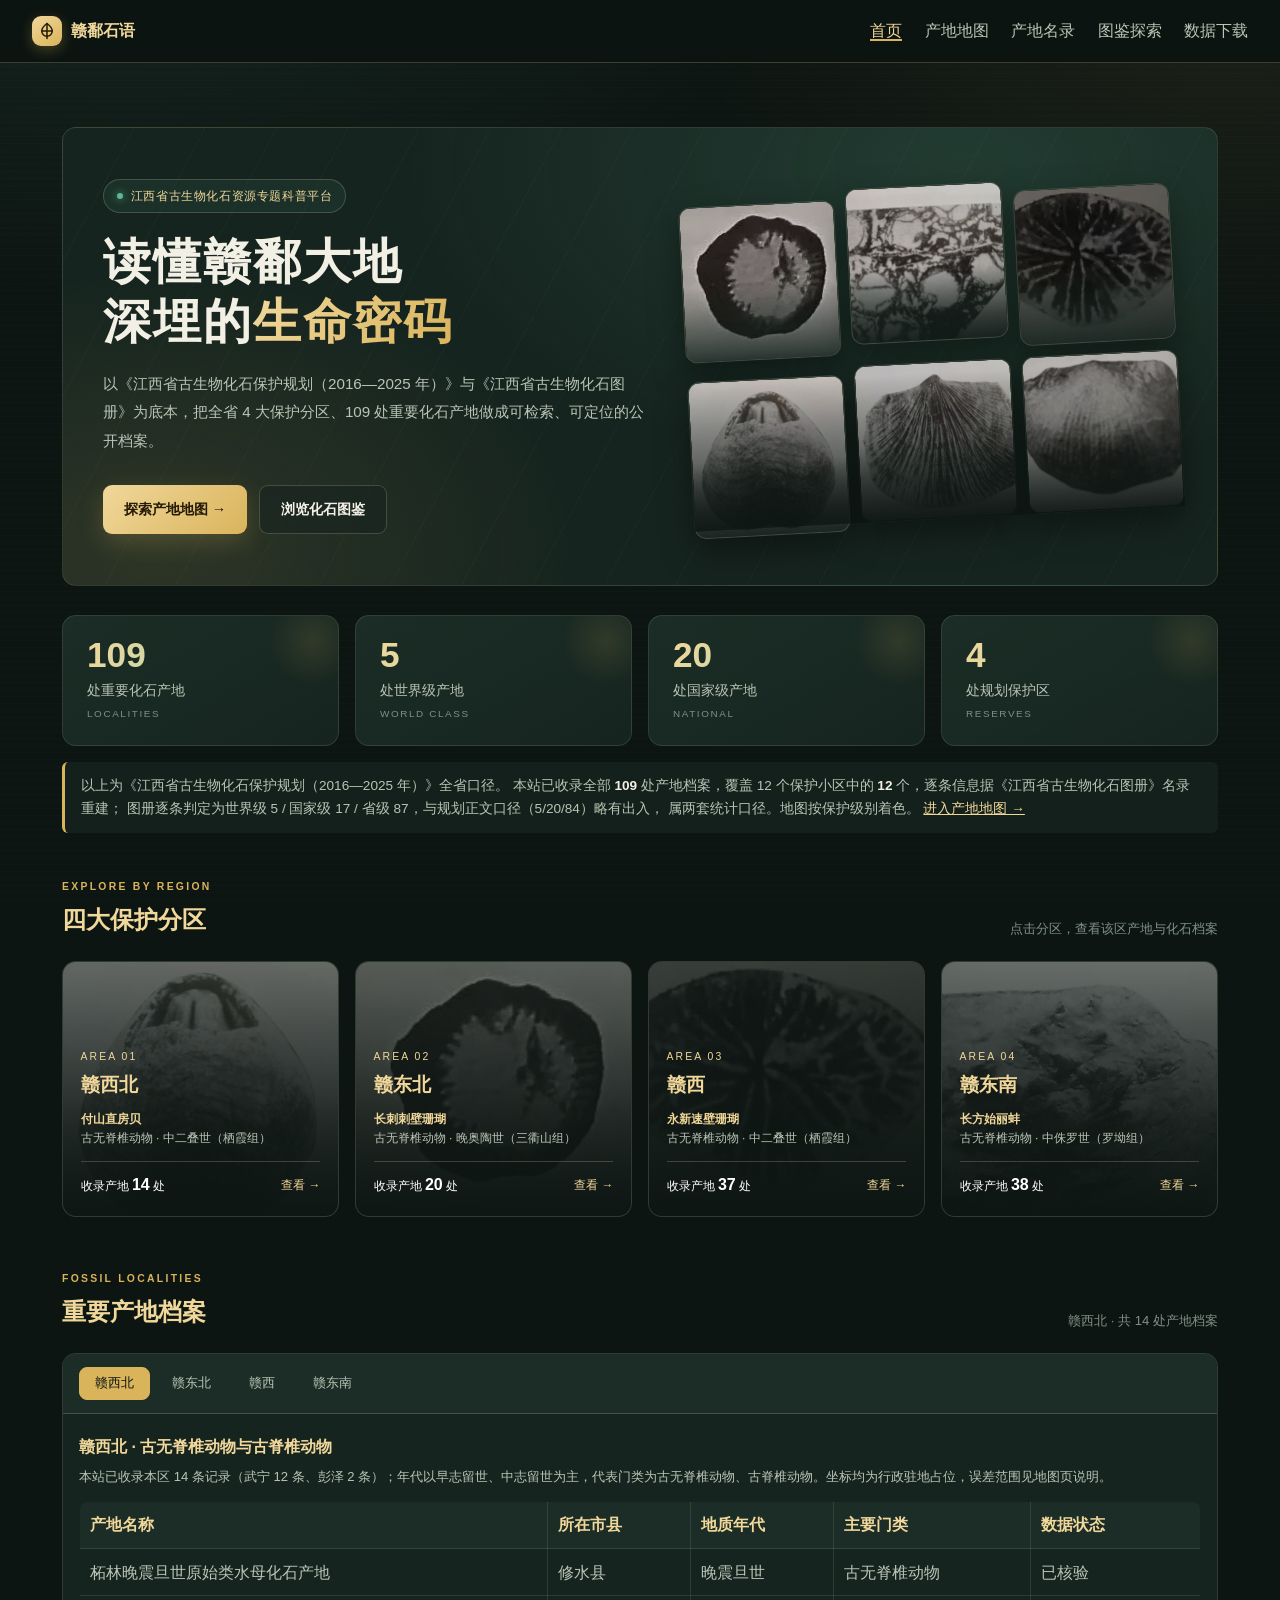
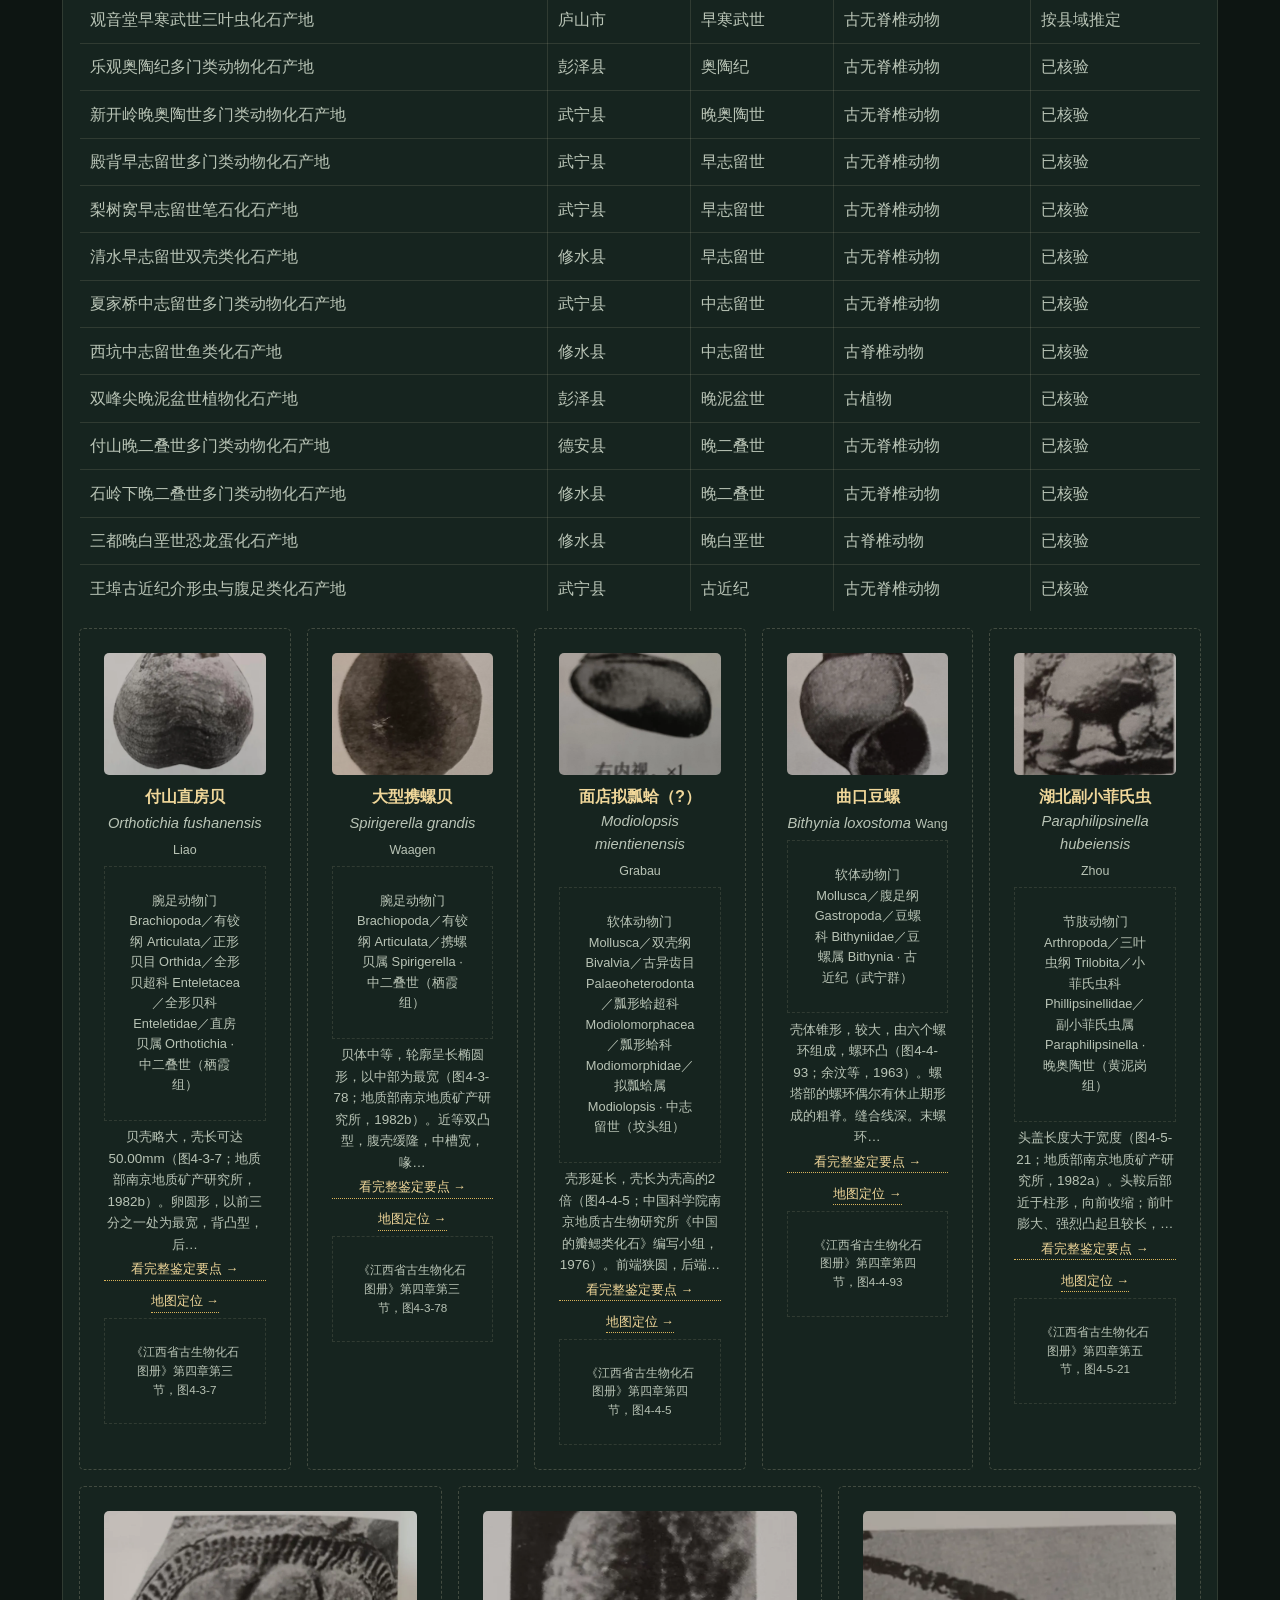
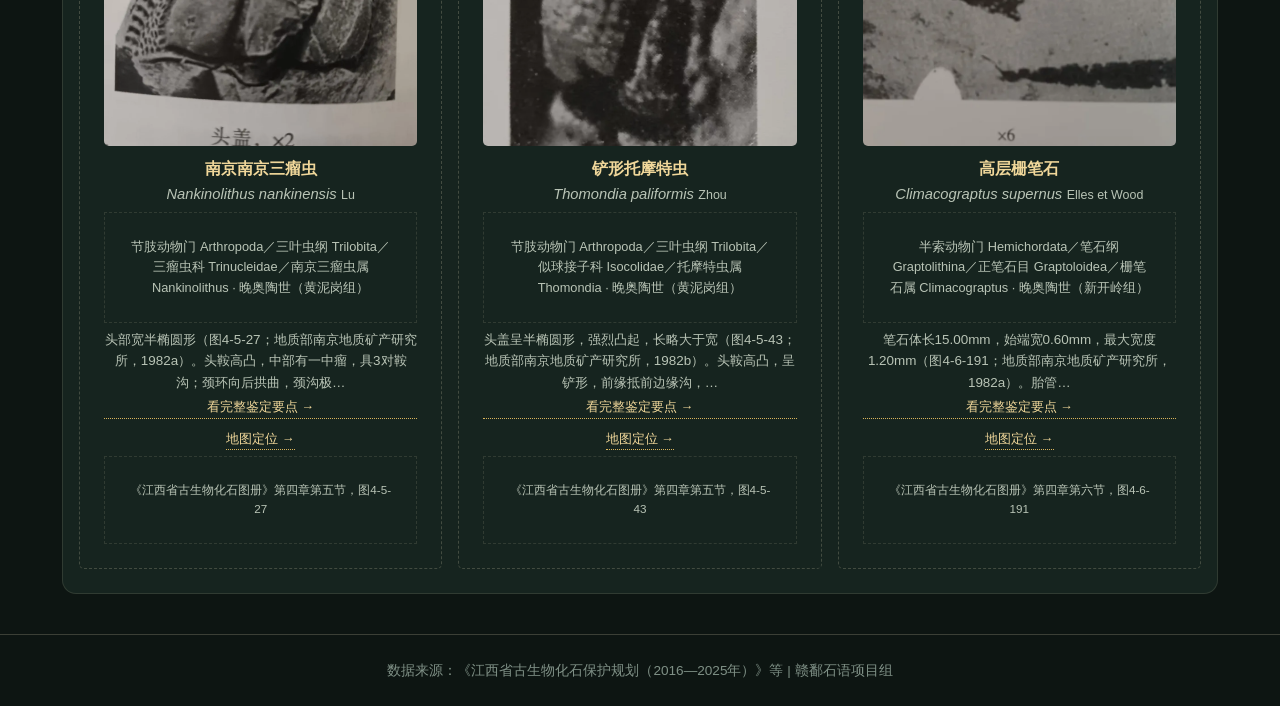
<file: index.html>
<!DOCTYPE html>
<html lang="zh-CN">
<head>
  <meta charset="UTF-8">
  <meta name="viewport" content="width=device-width, initial-scale=1.0">
  <title>赣鄱石语 - 江西省古生物化石资源专题科普平台</title>
  <link rel="stylesheet" href="css/style.css">
</head>
<body class="page-home">

  <header>
    <nav>
      <a class="logo" href="index.html">
        <span class="logo-mark" aria-hidden="true">
          <svg viewBox="0 0 24 24" fill="none" stroke="currentColor" stroke-width="2" stroke-linecap="round" stroke-linejoin="round">
            <path d="M12 2c4 3 7 6 7 10a7 7 0 0 1-14 0c0-4 3-7 7-10z"/><path d="M5 12h14M12 2v20"/>
          </svg>
        </span>
        <span>赣鄱石语</span>
      </a>
      <ul>
        <li><a href="index.html" class="active">首页</a></li>
        <li><a href="map.html">产地地图</a></li>
        <li><a href="list.html">产地名录</a></li>
        <li><a href="atlas.html">图鉴探索</a></li>
        <li><a href="download.html">数据下载</a></li>
      </ul>
    </nav>
  </header>

  <main>

    <!-- ① Hero：版式取自首页改版样张，文案保留本站原有口径 -->
    <section class="hero home-hero">
      <div class="hero-inner">
        <div class="hero-copy">
          <span class="hero-badge"><i></i> 江西省古生物化石资源专题科普平台</span>
          <h1>读懂赣鄱大地<br>深埋的<span class="hl">生命密码</span></h1>
          <p class="sub">以《江西省古生物化石保护规划（2016—2025 年）》与《江西省古生物化石图册》为底本，把全省 4 大保护分区、109 处重要化石产地做成可检索、可定位的公开档案。</p>
          <div class="hero-actions">
            <a class="btn primary" href="map.html">探索产地地图 →</a>
            <a class="btn ghost" href="atlas.html">浏览化石图鉴</a>
          </div>
        </div>
        <!-- 六张真实标本照由下方脚本从图鉴数据填充；先放骨架块，避免数据到达时双栏突然撑开 -->
        <div class="hero-gallery" id="heroGallery" aria-label="化石标本图">
          <div class="skeleton"></div><div class="skeleton"></div><div class="skeleton"></div>
          <div class="skeleton"></div><div class="skeleton"></div><div class="skeleton"></div>
        </div>
      </div>
    </section>

    <!-- ② 数据速览条：四个数字来自《保护规划（2016—2025年）》全省口径 -->
    <section class="stats home-stats">
      <div class="stat-card"><strong>109</strong><span>处重要化石产地</span><em>LOCALITIES</em></div>
      <div class="stat-card"><strong>5</strong><span>处世界级产地</span><em>WORLD CLASS</em></div>
      <div class="stat-card"><strong>20</strong><span>处国家级产地</span><em>NATIONAL</em></div>
      <div class="stat-card"><strong>4</strong><span>处规划保护区</span><em>RESERVES</em></div>
    </section>
    <!-- 口径必须写在这里：四个数字是全省规划口径，本站收录与图册判定口径需分别注明 -->
    <p class="stat-note">以上为《江西省古生物化石保护规划（2016—2025 年）》全省口径。
      本站已收录全部 <strong id="stat-total">—</strong> 处产地档案，覆盖 12 个保护小区中的
      <strong id="stat-zones">—</strong> 个，逐条信息据《江西省古生物化石图册》名录重建；
      图册逐条判定为世界级 5 / 国家级 17 / 省级 87，与规划正文口径（5/20/84）略有出入，
      属两套统计口径。地图按保护级别着色。
      <a href="map.html">进入产地地图 →</a></p>

    <!-- ③ 四大保护分区图片卡：代表化石与收录条数由真实数据填充 -->
    <section class="home-section" id="areas">
      <div class="sec-head">
        <div><small>EXPLORE BY REGION</small><h2>四大保护分区</h2></div>
        <p>点击分区，查看该区产地与化石档案</p>
      </div>
      <div class="area-grid" id="areaGrid"></div>
    </section>

    <!-- ④ 分区页签表格：四个 section[data-region] 仍由 js/main.js 渲染，一条数据都不写死 -->
    <section class="home-section" id="table">
      <div class="sec-head">
        <div><small>FOSSIL LOCALITIES</small><h2>重要产地档案</h2></div>
        <p id="tableNote">四大分区 · 共 109 处产地档案</p>
      </div>
      <div class="table-card">
        <div class="table-tabs" id="tableTabs" role="tablist" aria-label="按保护分区查看产地"></div>
        <div class="region-panes">
          <section id="region-nw" class="region-block" data-region="赣西北">
            <h2>赣西北</h2>
            <p class="region-lead">正在载入…</p>
            <table class="table-placeholder">
              <thead><tr><th>产地名称</th><th>所在市县</th><th>地质年代</th><th>主要门类</th><th>数据状态</th></tr></thead>
              <tbody></tbody>
            </table>
            <div class="species-cards"></div>
          </section>

          <section id="region-ne" class="region-block" data-region="赣东北" hidden>
            <h2>赣东北</h2>
            <p class="region-lead">正在载入…</p>
            <table class="table-placeholder">
              <thead><tr><th>产地名称</th><th>所在市县</th><th>地质年代</th><th>主要门类</th><th>数据状态</th></tr></thead>
              <tbody></tbody>
            </table>
            <div class="species-cards"></div>
          </section>

          <section id="region-w" class="region-block" data-region="赣西" hidden>
            <h2>赣西</h2>
            <p class="region-lead">正在载入…</p>
            <table class="table-placeholder">
              <thead><tr><th>产地名称</th><th>所在市县</th><th>地质年代</th><th>主要门类</th><th>数据状态</th></tr></thead>
              <tbody></tbody>
            </table>
            <div class="species-cards"></div>
          </section>

          <section id="region-se" class="region-block" data-region="赣东南" hidden>
            <h2>赣东南</h2>
            <p class="region-lead">正在载入…</p>
            <table class="table-placeholder">
              <thead><tr><th>产地名称</th><th>所在市县</th><th>地质年代</th><th>主要门类</th><th>数据状态</th></tr></thead>
              <tbody></tbody>
            </table>
            <div class="species-cards"></div>
          </section>
        </div>
      </div>
    </section>

  </main>

  <footer>
    <p>数据来源：《江西省古生物化石保护规划（2016—2025年）》等 | 赣鄱石语项目组</p>
  </footer>

  <!-- fields.js 必须最先加载：main.js 的字段别名全来自它 -->
  <script src="js/fields.js"></script>
  <!-- species.js：图鉴渲染层，无数据时自动回退到门类聚合（独立于 leaflet） -->
  <script src="js/species.js"></script>
  <script src="js/main.js"></script>

  <!-- 首页版式的装饰与页签交互：只依赖已加载的数据，不改动 main.js 的渲染逻辑 -->
  <script>
  (function () {
    'use strict';
    var ORDER = ['赣西北', '赣东北', '赣西', '赣东南'];
    var IDS = { '赣西北': 'region-nw', '赣东北': 'region-ne', '赣西': 'region-w', '赣东南': 'region-se' };
    var $ = function (id) { return document.getElementById(id); };
    function esc(s) {
      return String(s == null ? '' : s).replace(/&/g, '&amp;').replace(/</g, '&lt;')
        .replace(/>/g, '&gt;').replace(/"/g, '&quot;');
    }
    function pick(o, keys) {
      for (var i = 0; i < keys.length; i++) {
        var v = o && o[keys[i]];
        if (v !== undefined && v !== null && String(v).trim()) return String(v).trim();
      }
      return '';
    }
    function area(v) { return String(v || '').replace(/大区|\s/g, ''); }
    function imgOf(sp) {
      return (Array.isArray(sp.images) && sp.images[0]) ? sp.images[0] : pick(sp, ['image', '图片', '照片']);
    }
    /* 首页专用：把图册截图上的「横切面 ×N」文字裁掉的干净副本。
       白名单外的图片（如日后新增物种）仍用原图，不会出现 404。 */
    var CLEAN = { '010_1': 1, '011_1': 1, '015_1': 1, '022_1': 1, '026_1': 1, '027_1': 1, '046_1': 1 };
    function homeImg(u) {
      var m = String(u || '').match(/^(.*\/)?(\d+_\d+)\.webp$/);
      return (m && CLEAN[m[2]]) ? (m[1] || '') + 'home/' + m[2] + '.webp' : u;
    }
    function nameOf(sp) {
      return pick(sp, ['cn_name', '中文名', '中名']) ||
             [pick(sp, ['genus', '属名']), pick(sp, ['species', '种加词'])].filter(Boolean).join(' ') ||
             pick(sp, ['classification', '分类位置']) || '代表化石';
    }
    function speciesNow() {
      var api = window.GBSYSpecies;
      return (api && api.get) ? (api.get() || []) : [];
    }

    /* 图鉴数据在线时异步到达：到达后再补一次图与代表化石名 */
    function whenSpecies(cb) {
      var sp = speciesNow();
      if (sp.length) { cb(sp); return; }
      document.addEventListener('gbsy:species', function handler() {
        document.removeEventListener('gbsy:species', handler);
        cb(speciesNow());
      });
    }

    whenSpecies(function (sp) {
      var imgs = sp.filter(imgOf).slice(0, 6).map(function (s) { return homeImg(imgOf(s)); });
      if (!imgs.length) {
        $('heroGallery').innerHTML = '';
        $('heroGallery').className = 'hero-gallery no-img';
        return;
      }
      $('heroGallery').innerHTML = imgs.map(function (u) {
        return '<div><img src="' + esc(u) + '" alt="化石标本" loading="lazy"></div>';
      }).join('');
    });

    /* 站点数据：离线版已内联，在线版与 main.js 并行读取一次 */
    var siteSrc = window.SITES_DATA ? Promise.resolve(window.SITES_DATA)
      : (typeof fetch === 'function'
          ? fetch('./data/sites.json').then(function (r) { return r.ok ? r.json() : []; }).catch(function () { return []; })
          : Promise.resolve([]));

    var current = ORDER[0];
    function activate(a) {
      current = a;
      ORDER.forEach(function (x) {
        var sec = $(IDS[x]);
        if (sec) sec.hidden = (x !== a);
      });
      Array.prototype.forEach.call($('tableTabs').querySelectorAll('button'), function (b) {
        var on = b.getAttribute('data-area') === a;
        b.className = on ? 'on' : '';
        b.setAttribute('aria-selected', on ? 'true' : 'false');
      });
      var rows = document.querySelectorAll('#' + IDS[a] + ' tbody tr').length;
      $('tableNote').textContent = a + ' · 共 ' + rows + ' 处产地档案';
    }

    siteSrc.then(function (raw) {
      var sites = Array.isArray(raw) ? raw : ((raw && (raw.sites || raw.data)) || []);
      $('tableTabs').innerHTML = ORDER.map(function (a) {
        return '<button type="button" role="tab" data-area="' + esc(a) + '">' + esc(a) + '</button>';
      }).join('');
      Array.prototype.forEach.call($('tableTabs').querySelectorAll('button'), function (b) {
        b.onclick = function () { activate(b.getAttribute('data-area')); };
      });
      activate(current);

      whenSpecies(function (sp) {
        var rep = {};
        sp.forEach(function (item) {
          var a = area(pick(item, ['region', '保护分区', '大区']));
          if (ORDER.indexOf(a) > -1 && !rep[a] && imgOf(item)) rep[a] = item;
        });
        $('areaGrid').innerHTML = ORDER.map(function (a, i) {
          var n = sites.filter(function (r) { return area(pick(r, ['region', '大区'])) === a; }).length;
          var item = rep[a];
          var photo = item
            ? '<img src="' + esc(homeImg(imgOf(item))) + '" alt="' + esc(nameOf(item)) + '" loading="lazy">'
            : '';
          var info = item
            ? '<b>' + esc(nameOf(item)) + '</b><br>' + esc(pick(item, ['taxa', '门类'])) + ' · ' + esc(pick(item, ['age', '地质年代']))
            : '代表化石整理中';
          return '<a class="area-card" href="#' + IDS[a] + '" data-area="' + esc(a) + '">' +
            '<div class="ph">' + photo + '</div><div class="body">' +
            '<div class="idx">AREA 0' + (i + 1) + '</div><h3>' + esc(a) + '</h3>' +
            '<div class="rep">' + info + '</div>' +
            '<div class="meta"><span>收录产地 <span class="num">' + n + '</span> 处</span>' +
            '<span class="go">查看 →</span></div></div></a>';
        }).join('');
      });
    });

    $('areaGrid').addEventListener('click', function (e) {
      var card = e.target.closest ? e.target.closest('.area-card') : null;
      if (!card) return;
      /* 阻止 a[href="#region-…"] 的默认跳转：否则与这里的平滑滚动叠加，会出现二次跳动。
         scrollIntoView 会自动遵守全局 section[id] 的 scroll-margin-top，桌面/手机留白都合适。 */
      e.preventDefault();
      var a = card.getAttribute('data-area');
      if (a) activate(a);
      var sec = a && $(IDS[a]);
      if (sec) sec.scrollIntoView({ behavior: 'smooth', block: 'start' });
    });
  })();
  </script>
</body>
</html>
</file>
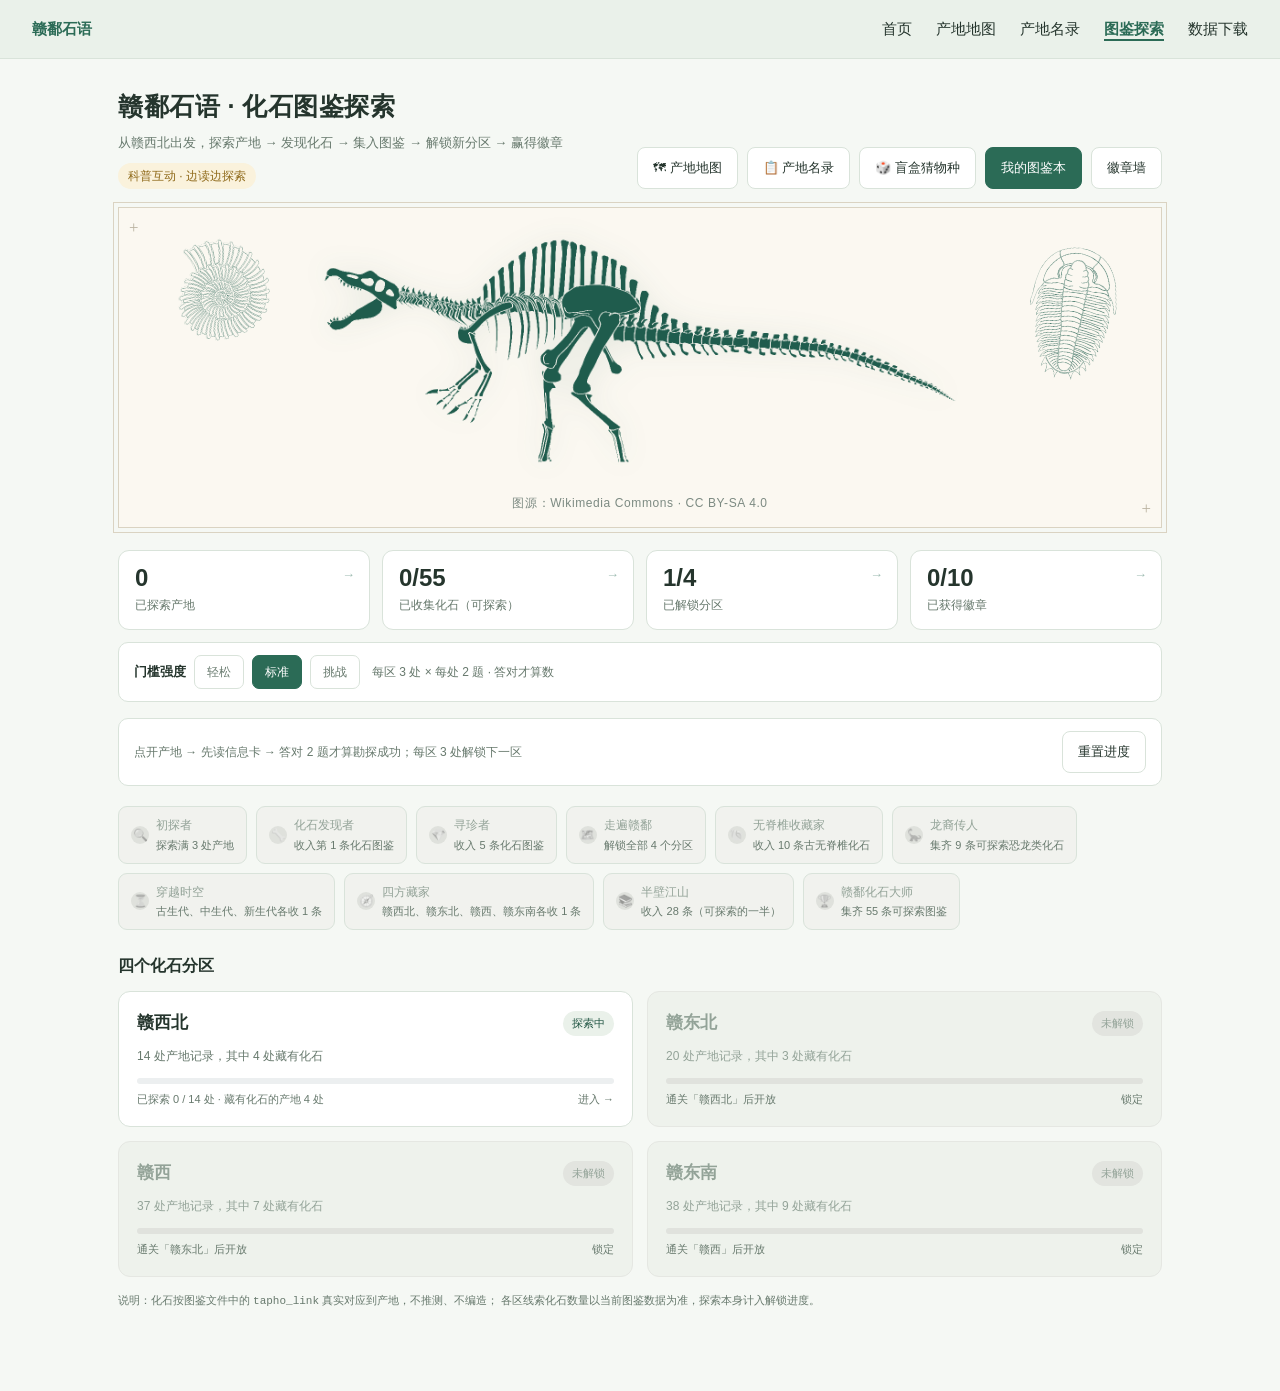
<file: atlas.html>
<!DOCTYPE html>
<html lang="zh-CN">
<head>
<meta charset="utf-8">
<meta name="viewport" content="width=device-width, initial-scale=1">
<title>赣鄱石语 · 化石图鉴探索</title>
<style>
  :root{--ink:#25352d;--muted:#67796d;--line:#d9e3da;--paper:#f5f8f4;--card:#fff;
    --green:#2b6b56;--green-d:#1f5442;--green-l:#eaf1ea;
    --amber:#8f6a1a;--amber-l:#faf2dc;--purple:#6a5aa8;--purple-l:#efeefa;
    --lock:#93a398;--lock-bg:#eef2ec;--shadow:0 6px 22px rgba(31,92,77,.10)}
  *{box-sizing:border-box}
  /* 与主站一致的导航（沿用主站色板变量，保证换肤同步） */
  :root{--c-primary:#2b6b56;--c-text:#25352d;--c-bg:#f5f8f4;--c-surface:#eaf1ea;--c-border:#d9e3da}
  /* 导航吸顶：只作用于顶层的导航 header；.wrap>header 是页内标题区，不能跟着 sticky */
  body > header{position:sticky;top:0;z-index:10;background:var(--c-surface)}
  header nav{display:flex;justify-content:space-between;align-items:center;
    padding:1rem 2rem;border-bottom:1px solid var(--c-border);background:var(--c-surface)}
  nav .logo{font-weight:bold;color:var(--c-primary);text-decoration:none}
  /* 清零 ul 默认 padding/margin：主站靠全局 *{margin:0;padding:0} 已清掉，
     本页没有全局重置，若不单独清零，ul 会保留浏览器默认 padding-left:40px
     + 上下 1em 外边距，导致导航菜单右移、比其它页"宽"。 */
  nav ul{display:flex;gap:1.5rem;list-style:none;flex-wrap:wrap;margin:0;padding:0}
  nav a{text-decoration:none;color:var(--c-text)}
  nav a.active{color:var(--c-primary);font-weight:600;
    border-bottom:2px solid var(--c-primary);padding-bottom:2px}
  body{margin:0;background:var(--c-bg);color:var(--c-text);
    font-family:"Microsoft YaHei","PingFang SC",sans-serif;font-size:15px;line-height:1.7}
  .wrap{max-width:1080px;margin:0 auto;padding:26px 18px 70px}
  /* 只让 .wrap 内的「标题区」header 用 flex 并排（标题 + 按钮）。
     不能写成全局 header{display:flex}——那会把外层装导航的 header 也变成 flex 容器，
     nav 收缩成内容宽度，浅灰背景只铺左边一截，与主站其它页不一致。 */
  .wrap > header{display:flex;flex-wrap:wrap;gap:16px;align-items:flex-end;justify-content:space-between}
  header h1{margin:0 0 5px;font-size:25px;font-weight:600;letter-spacing:.5px}
  header p{margin:0;color:var(--muted);font-size:13px}
  .tag{display:inline-block;margin-top:9px;padding:3px 10px;border-radius:20px;
    background:var(--amber-l);color:var(--amber);font-size:12px}
  .topbtns{display:flex;gap:9px;flex-wrap:wrap}
  .btn{font:inherit;font-size:13px;padding:9px 15px;border-radius:8px;cursor:pointer;
    border:1px solid var(--line);background:#fff;color:var(--ink)}
  .btn:hover{border-color:var(--green)}
  a.btn{text-decoration:none;display:inline-block}
  .btn.primary{background:var(--green);color:#fff;border-color:var(--green)}
  .btn.primary:hover{background:var(--green-d)}
  .btn:disabled{opacity:.5;cursor:not-allowed}
  .hud{display:grid;grid-template-columns:repeat(4,1fr);gap:12px;margin:22px 0 12px}
  @media(max-width:680px){.hud{grid-template-columns:repeat(2,1fr)}}
  /* 统计项做成入口：数字仍醒目，但整块可点、有 hover 与键盘焦点反馈 */
  .stat{position:relative;background:var(--card);border:1px solid var(--line);
    border-radius:11px;padding:14px 16px;text-align:left;font:inherit;color:inherit;
    cursor:pointer;transition:.15s}
  .stat:hover{transform:translateY(-2px);box-shadow:var(--shadow);border-color:var(--green)}
  .stat:focus-visible{outline:2px solid var(--green);outline-offset:2px}
  .stat .n{font-size:24px;font-weight:600;line-height:1.1}
  .stat .l{font-size:12px;color:var(--muted);margin-top:3px}
  .stat .go{position:absolute;right:14px;top:13px;font-size:13px;color:var(--green);opacity:.45}
  .stat:hover .go{opacity:1}
  h2.sec,#areaGrid{scroll-margin-top:80px}
  .bar{display:flex;flex-wrap:wrap;gap:9px;align-items:center;margin:12px 0 20px;
    padding:12px 15px;background:var(--card);border:1px solid var(--line);border-radius:10px}
  .bar label{display:flex;align-items:center;gap:7px;font-size:13px;cursor:pointer}
  .bar .spacer{flex:1}
  .bar .hint{font-size:12px;color:var(--muted)}
  .badges{display:flex;flex-wrap:wrap;gap:9px;margin:0 0 22px}
  .badge{display:flex;align-items:center;gap:7px;padding:8px 12px;border-radius:9px;
    background:#f1f2ee;border:1px solid var(--line);font-size:12px;color:var(--lock)}
  .badge.got{background:var(--amber-l);border-color:#ecd9b4;color:#8a621d}
  .badge .medal{width:18px;height:18px;border-radius:50%;background:#dfe1dc;
    display:inline-flex;align-items:center;justify-content:center;font-size:10px;color:#fff}
  .badge.got .medal{background:var(--amber)}
  .badge small{display:block;font-size:11px;color:var(--muted)}
  .badge.got small{color:#a07c3c}
  /* 首页徽章条的小圆点：带 icon 显示图案，未获得时灰度 */
  .badge .medal .ico{font-size:12px;line-height:1}
  .badge:not(.got) .medal .ico{filter:grayscale(1);opacity:.5}
  /* 徽章墙：六边形勋章（大气版） */
  .bwall{display:grid;grid-template-columns:repeat(2,1fr);gap:15px;max-height:58vh;overflow:auto;padding-right:4px}
  @media(max-width:680px){.bwall{grid-template-columns:1fr}}
  .bcard{display:flex;flex-direction:column;align-items:center;text-align:center;gap:9px;
    padding:20px 12px 16px;background:var(--card);border:1px solid var(--line);border-radius:14px}
  .bcard.got{background:linear-gradient(180deg,#fffdf7,var(--amber-l));border-color:#ecd9b4}
  /* 外层只负责投影，让阴影贴合六边形轮廓 */
  .bmedal{width:84px;height:92px;filter:drop-shadow(0 5px 7px rgba(30,50,40,.18));
    display:flex;align-items:center;justify-content:center}
  /* 内层六边形：clip-path 造型 + 金属渐变 + 内嵌高光 */
  .bface{position:relative;width:100%;height:100%;
    -webkit-clip-path:polygon(50% 0,100% 25%,100% 75%,50% 100%,0 75%,0 25%);
    clip-path:polygon(50% 0,100% 25%,100% 75%,50% 100%,0 75%,0 25%);
    display:flex;align-items:center;justify-content:center;font-size:34px;line-height:1;
    background:linear-gradient(160deg,#f2f4f1 0%,#ccd2cd 50%,#aeb5af 100%);color:var(--lock)}
  .bface:before{content:'';position:absolute;inset:5px;
    -webkit-clip-path:polygon(50% 0,100% 25%,100% 75%,50% 100%,0 75%,0 25%);
    clip-path:polygon(50% 0,100% 25%,100% 75%,50% 100%,0 75%,0 25%);
    background:linear-gradient(160deg,#fff 0%,#e6eae6 100%);opacity:.75;pointer-events:none}
  .bface .bico{position:relative;z-index:1;line-height:1}
  .bcard.got .bface{background:linear-gradient(160deg,#fbe6ad 0%,#dcae45 52%,#b5842f 100%);color:#6b470d}
  .bcard.got .bface:before{background:linear-gradient(160deg,#fff6db 0%,#f1d489 100%);opacity:.8}
  .bcard:not(.got) .bico{filter:grayscale(1);opacity:.55}
  .bcard .bn{font-size:14px;font-weight:600;color:var(--ink)}
  .bcard:not(.got) .bn{color:var(--lock)}
  .bcard .bd{font-size:11px;color:var(--muted);line-height:1.45}
  .bcard .bg{font-size:11px;color:var(--amber);font-weight:600}
  .bcard:not(.got) .bg{color:var(--lock)}
  h2.sec{font-size:16px;font-weight:600;margin:0 0 12px}
  .grid4{display:grid;grid-template-columns:repeat(2,1fr);gap:14px}
  @media(max-width:680px){.grid4{grid-template-columns:1fr}}
  .area{position:relative;background:var(--card);border:1px solid var(--line);
    border-radius:12px;padding:17px 18px;cursor:pointer;transition:.15s}
  .area:hover{transform:translateY(-2px);box-shadow:var(--shadow)}
  .area.locked{background:var(--lock-bg);cursor:not-allowed;color:var(--lock);border-color:#e5e7e2}
  .area.locked:hover{transform:none;box-shadow:none}
  .area .top{display:flex;justify-content:space-between;align-items:center;gap:10px}
  .area .name{font-size:17px;font-weight:600}
  .area .pill{font-size:11px;padding:3px 9px;border-radius:20px;background:var(--green-l);color:var(--green-d)}
  .area.locked .pill{background:#e2e4df;color:var(--lock)}
  .area .desc{font-size:12px;color:var(--muted);margin-top:8px}
  .area.locked .desc{color:var(--lock)}
  .prog{height:6px;border-radius:6px;background:#eceff0;overflow:hidden;margin-top:12px}
  .prog i{display:block;height:100%;background:var(--green);border-radius:6px;transition:width .3s}
  .area.locked .prog{background:#e0e2dd}
  .area .foot{display:flex;justify-content:space-between;font-size:11px;color:var(--muted);margin-top:6px}
  .mask{position:fixed;inset:0;background:rgba(25,34,29,.55);display:none;
    align-items:center;justify-content:center;padding:18px;z-index:50}
  .mask.show{display:flex}
  /* 弹窗打开时锁背景滚动，防止滚动穿透到主页面 */
  html.modal-open,body.modal-open{overflow:hidden}
  /* 滚动到内容边界时不再把滚动链传给父级/背景页 */
  .modal,.sitelist,.bwall{overscroll-behavior:contain}
  .modal{background:#fff;border-radius:14px;width:100%;max-width:640px;
    padding:24px;max-height:88vh;overflow:auto;box-shadow:var(--shadow)}
  .modal h3{margin:0 0 4px;font-size:19px}
  .modal .sub{color:var(--muted);font-size:12px;margin:0 0 16px}
  .close{float:right;border:0;background:#f1f2ee;border-radius:7px;
    width:30px;height:30px;cursor:pointer;color:var(--muted);font-size:17px}
  .sitelist{display:grid;gap:9px;max-height:52vh;overflow:auto;padding-right:4px}
  .sitelist a.site{text-decoration:none;color:inherit}
  .site{display:flex;justify-content:space-between;align-items:center;gap:12px;
    border:1px solid var(--line);border-radius:9px;padding:11px 13px;background:#fff}
  .site.done{background:var(--green-l);border-color:#cfe4db}
  .site .nm{font-size:14px;font-weight:500}
  .site .mt{font-size:11px;color:var(--muted);margin-top:2px}
  .site .go{font-size:12px;color:var(--green-d);white-space:nowrap}
  .site.done .go{color:var(--muted)}
  .site .gem{font-size:11px;color:var(--amber);margin-left:6px}
  .atlasgrid{display:grid;grid-template-columns:repeat(4,1fr);gap:10px;margin-top:6px}
  @media(max-width:560px){.atlasgrid{grid-template-columns:repeat(3,1fr)}}
  .slot{border:1px solid var(--line);border-radius:10px;padding:11px 9px;min-height:96px;
    background:#fafbf8;cursor:default;text-align:center}
  .slot.got{background:var(--purple-l);border-color:#d8d4ef;cursor:pointer}
  .slot.got:hover{transform:translateY(-2px);box-shadow:var(--shadow)}
  .slot.lit{background:#fafbf8;border-color:var(--line);cursor:pointer;border-style:dashed}
  .slot.lit:hover{transform:translateY(-2px);box-shadow:var(--shadow)}
  .slot.lit .cn{color:var(--muted);font-weight:500}
  .slot .idx{font-size:10px;color:var(--muted)}
  .slot .cn{font-size:13px;font-weight:600;margin-top:5px;word-break:break-all}
  .slot .sci{font-size:10px;color:var(--muted);font-style:italic;margin-top:3px;word-break:break-all}
  .slot .q{font-size:22px;color:#c7ccc5;margin-top:16px}
  /* 图鉴本缩略图：统一 4:3 裁切，未收集仍显示问号 */
  .slot .thumb{display:block;width:100%;aspect-ratio:4/3;object-fit:cover;
    border-radius:6px;background:#eeefe9;margin-bottom:6px}
  /* 详情大图 + 多角度切换 */
  .fossil-hero{margin:0 0 12px;padding:8px;background:var(--paper);border-radius:10px;text-align:center}
  .fossil-hero img{max-width:100%;max-height:42vh;object-fit:contain;border-radius:6px;
    cursor:zoom-in;background:#fff}
  .fossil-hero .credit{font-size:11px;color:var(--muted);margin-top:6px}
  .fp-thumbs{display:flex;gap:6px;overflow-x:auto;padding:2px 0 8px}
  .fp-thumbs img{width:58px;height:44px;object-fit:cover;border-radius:5px;flex:0 0 auto;
    border:2px solid transparent;cursor:pointer;background:#eeefe9}
  .fp-thumbs img.on{border-color:var(--green)}
  .mystery-photo{margin-top:10px;text-align:center}
  .mystery-photo img{max-width:100%;max-height:30vh;object-fit:contain;border-radius:8px;background:#fff}
  .mystery-photo .credit{font-size:11px;color:var(--muted);margin-top:4px}
  .detail{font-size:13px;line-height:1.8}
  .detail .row{margin:6px 0}
  .detail .row b{color:var(--muted);font-weight:500;font-size:12px}
  .detail .feat{padding:12px;background:var(--paper);border-radius:8px;margin-top:10px}
  .drop{text-align:center;padding:14px 0}
  .drop .ico{font-size:34px}
  .drop h4{margin:8px 0 4px;font-size:17px}
  .drop p{color:var(--muted);font-size:13px}
  .found{background:var(--purple-l);border:1px solid #d8d4ef;border-radius:11px;
    padding:13px;margin:12px 0;text-align:left}
  .found .cn{font-size:16px;font-weight:600;color:var(--purple)}
  .found .sci{font-style:italic;color:var(--muted);font-size:12px}
  .unlockmsg{margin-top:12px;padding:11px 13px;border-radius:9px;
    background:var(--amber-l);color:#8a621d;font-size:13px}
  /* 从勘探/图鉴跳到主站真实档案的出口链接 */
  .golinks{display:flex;gap:8px;flex-wrap:wrap;margin-top:12px;padding-top:12px;
    border-top:1px dashed var(--line)}
  .golinks a{font-size:12px;color:var(--green-d);text-decoration:none;
    padding:5px 11px;border:1px solid var(--green);border-radius:7px;background:#fff}
  .golinks a:hover{background:var(--green-l)}
  .golinks .note{font-size:11px;color:var(--muted);align-self:center}
  .acts{display:flex;gap:10px;justify-content:flex-end;margin-top:18px}
  .toast{position:fixed;left:50%;bottom:26px;transform:translateX(-50%);
    background:#25382f;color:#fff;padding:11px 20px;border-radius:22px;font-size:13px;
    opacity:0;pointer-events:none;transition:opacity .25s;z-index:80}
  .toast.show{opacity:1}
  /* 门槛：知识小考 */
  .lvbar{display:flex;gap:8px;align-items:center;flex-wrap:wrap;margin:0 0 16px;
    padding:12px 15px;background:var(--card);border:1px solid var(--line);border-radius:10px}
  .lvbar .ttl{font-size:13px;font-weight:600}
  .lvbtn{font:inherit;font-size:12px;padding:6px 12px;border-radius:7px;cursor:pointer;
    border:1px solid var(--line);background:#fff;color:var(--muted)}
  .lvbtn.on{background:var(--green);color:#fff;border-color:var(--green)}
  .lvbar .lvdesc{font-size:12px;color:var(--muted);margin-left:4px}
  .infocard{background:var(--paper);border:1px solid var(--line);border-radius:10px;
    padding:13px 15px;margin:0 0 16px}
  .infocard .hd{font-size:12px;color:var(--green-d);font-weight:600;margin-bottom:8px}
  .infocard .kv{display:grid;grid-template-columns:repeat(2,1fr);gap:6px 18px;font-size:13px}
  @media(max-width:560px){.infocard .kv{grid-template-columns:1fr}}
  .infocard .kv b{color:var(--muted);font-weight:500;font-size:12px;margin-right:6px}
  .quizq{border-top:1px solid var(--line);padding:14px 0 4px}
  .quizq .qt{font-size:14px;font-weight:500;margin-bottom:9px}
  .quizq .qt em{font-style:normal;color:var(--green-d);font-size:11px;margin-left:6px}
  .opts{display:grid;grid-template-columns:repeat(2,1fr);gap:8px}
  @media(max-width:560px){.opts{grid-template-columns:1fr}}
  .opt{font:inherit;text-align:left;font-size:13px;padding:9px 12px;border-radius:8px;
    border:1px solid var(--line);background:#fff;cursor:pointer;color:var(--ink)}
  .opt:hover{border-color:var(--green)}
  .opt.sel{background:var(--green-l);border-color:var(--green);color:var(--green-d);font-weight:600}
  .opt.right{background:#e6f4ea;border-color:#5aa76f;color:#276c3a}
  .opt.wrong{background:#fdeaea;border-color:#d98a8a;color:#a33}
  .quizmsg{padding:11px 13px;border-radius:9px;font-size:13px;margin-top:14px}
  .quizmsg.ok{background:#e6f4ea;color:#276c3a}
  .quizmsg.no{background:#fdeaea;color:#a33}
  .quizmsg b{font-weight:600}
  /* 盲盒猜物种：紫色系，和门槛小考的绿色系区分开 */
  .mystery{text-align:center}
  .mystery .box{position:relative;background:linear-gradient(135deg,var(--purple-l),#f7f5fd);
    border:1px solid #d8d4ef;border-radius:12px;padding:22px 20px;margin:6px 0 16px}
  .mystery .box .qmark{font-size:26px;color:var(--purple);font-weight:600}
  .mystery .box .lbl{font-size:11px;color:var(--purple);letter-spacing:2px;margin-bottom:10px}
  .mystery .box .clue{font-size:15px;line-height:1.9;color:var(--ink)}
  .mystery .tags{display:flex;justify-content:center;gap:7px;flex-wrap:wrap;margin-top:13px}
  .mystery .tags span{font-size:11px;padding:3px 10px;border-radius:20px;
    background:#fff;border:1px solid #ddd8f0;color:var(--purple)}
  .mystery .moreline{margin-top:12px}
  .mystery .moreline button{font:inherit;font-size:11px;padding:4px 10px;border-radius:6px;
    border:1px dashed var(--purple);background:transparent;color:var(--purple);cursor:pointer}
  .mystery .morehint{font-size:12px;color:var(--purple);margin-top:9px;line-height:1.8}
  .mystery .opts{margin-top:4px}
  .mystery .opt{text-align:center;font-size:14px;padding:12px 10px}
  .mystery .score{font-size:12px;color:var(--muted);margin:0 0 12px}
  .mystery .score b{color:var(--purple);font-size:15px}
  .mystery .result{font-size:15px;margin:8px 0 14px;color:var(--green-d)}
  .mystery .result.no{color:#a33}
  .mystery .srcfont{font-size:11px;color:var(--muted);line-height:1.7;
    text-align:left;background:var(--paper);border-radius:8px;padding:10px 12px;margin-top:10px}
  .mystery .roundbar{display:flex;justify-content:center;gap:6px;margin-bottom:14px}
  .mystery .roundbar i{width:22px;height:5px;border-radius:5px;background:#e0dced}
  .mystery .roundbar i.on{background:var(--purple)}
  .mystery .roundbar i.done{background:var(--green)}
</style>
</head>
<body>
<header>
  <nav>
    <a class="logo" href="index.html">赣鄱石语</a>
    <ul>
      <li><a href="index.html">首页</a></li>
      <li><a href="map.html">产地地图</a></li>
      <li><a href="list.html">产地名录</a></li>
      <li><a href="atlas.html" class="active">图鉴探索</a></li>
      <li><a href="download.html">数据下载</a></li>
    </ul>
  </nav>
</header>
<div class="wrap">
  <header>
    <div>
      <h1>赣鄱石语 · 化石图鉴探索</h1>
      <p>从赣西北出发，探索产地 → 发现化石 → 集入图鉴 → 解锁新分区 → 赢得徽章</p>
      <span class="tag">科普互动 · 边读边探索</span>
    </div>
    <div class="topbtns">
      <a class="btn" href="map.html">🗺 产地地图</a>
      <a class="btn" href="list.html">📋 产地名录</a>
      <button class="btn" id="mysteryBtn">🎲 盲盒猜物种</button>
      <button class="btn primary" id="atlasBtn">我的图鉴本</button>
      <button class="btn" id="badgeBtn">徽章墙</button>
    </div>
  </header>

<style>
.gp-plate{position:relative;margin:18px 0 14px;padding:26px 28px 14px;background:#FBF8F1;border:1px solid #DAD3C2;outline:1px solid #DAD3C2;outline-offset:4px;overflow:hidden}
.gp-plate::before{content:"+";position:absolute;left:10px;top:6px;color:#B9B2A0;font-family:serif;font-size:1.05rem}
.gp-plate::after{content:"+";position:absolute;right:10px;bottom:4px;color:#B9B2A0;font-family:serif;font-size:1.05rem}
.gp-main{display:block;width:min(640px,74%);margin:0 auto;filter:drop-shadow(0 0 14px rgba(31,92,77,.12))}
.gp-amm{position:absolute;left:5%;top:9%;width:104px;opacity:.85;transform:rotate(-12deg)}
.gp-tri{position:absolute;right:4%;top:11%;width:94px;opacity:.8;transform:rotate(8deg)}
.gp-cap{text-align:center;font-size:12px;color:#7C8A82;margin-top:6px;letter-spacing:.05em}
@media (max-width:720px){.gp-amm{width:64px}.gp-tri{width:56px}}
</style>
<div class="gp-plate">
  <img class="gp-amm" src="assets/amm_lineart_ink.png" alt="菊石线描">
  <img class="gp-tri" src="assets/tri_lineart_ink.png" alt="三叶虫线描">
  <img class="gp-main" src="assets/skel_dino_ink.png" alt="棘龙骨架科学线描图">
  <div class="gp-cap">图源：Wikimedia Commons · CC BY-SA 4.0</div>
</div>
  <div class="hud">
    <button type="button" class="stat" data-go="found" title="查看已探索产地清单"><div class="n" id="sFound">0</div><div class="l">已探索产地<span class="go">→</span></div></button>
    <button type="button" class="stat" data-go="fossil" title="打开我的图鉴本"><div class="n" id="sFossil">0/0</div><div class="l">已收集化石（可探索）<span class="go">→</span></div></button>
    <button type="button" class="stat" data-go="area" title="查看四个分区并进入"><div class="n" id="sArea">1/4</div><div class="l">已解锁分区<span class="go">→</span></div></button>
    <button type="button" class="stat" data-go="badge" title="打开徽章墙"><div class="n" id="sBadge">0/10</div><div class="l">已获得徽章<span class="go">→</span></div></button>
  </div>

  <div class="lvbar">
    <span class="ttl">门槛强度</span>
    <button class="lvbtn" data-lv="easy">轻松</button>
    <button class="lvbtn" data-lv="normal">标准</button>
    <button class="lvbtn" data-lv="hard">挑战</button>
    <span class="lvdesc" id="lvdesc"></span>
  </div>

  <div class="bar">
    <span class="hint" id="hint">点开产地 → 先读信息卡 → 答对题目才算勘探成功</span>
    <span class="spacer"></span>
    <button class="btn" id="resetBtn">重置进度</button>
  </div>

  <div class="badges" id="badges"></div>

  <h2 class="sec">四个化石分区</h2>
  <div class="grid4" id="areaGrid"></div>
  <p style="font-size:11px;color:var(--muted);margin-top:14px" id="areaNote">
    说明：化石按图鉴文件中的 <code>tapho_link</code> 真实对应到产地，不推测、不编造；
    各区线索化石数量以当前图鉴数据为准，探索本身计入解锁进度。
  </p>
</div>

<div class="mask" id="mask"><div class="modal" id="modal"></div></div>
<div class="toast" id="toast"></div>

<script src="atlas-demo-data.js"></script>
<script src="atlas-logic.js"></script>
<script src="atlas-quiz.js"></script>
<script src="atlas-mystery.js"></script>
<script>
(function(){
  'use strict';
  var L=window.ATLAS_LOGIC, Q=window.ATLAS_QUIZ, M=window.ATLAS_MYSTERY,
      SITES=window.ATLAS_SITES||[], SPECIES=window.ATLAS_SPECIES||[];
  /* 盲盒玩法的本地状态：与探索进度完全隔离，不参与解锁/徽章 */
  var MY_BEST='gbsy_mystery_best';
  var myQs=[], myIdx=0, myRight=0, myAnswered=false, myMore=0;
  /* Safari 无痕、禁用站点数据、部分 file:// 环境下，读取 window.localStorage
     本身就会抛 SecurityError——不接住会让整段脚本中断、分区与按钮全失效。
     降级到内存版：本次会话照常体验，刷新不留存，总比白屏好。 */
  var store;
  try { store=window.localStorage; }
  catch(e){
    var memStore={};
    store={
      getItem:function(k){return Object.prototype.hasOwnProperty.call(memStore,k)?memStore[k]:null},
      setItem:function(k,v){memStore[k]=String(v)},
      removeItem:function(k){delete memStore[k]}
    };
  }
  var state=L.load(store);
  /* 线上版不提供演示模式：旧版本会把 demo=true 写进 localStorage，老访客刷新后仍停在
     "全解锁"的演示态，这里统一退回正式进度（setDemo(false) 会还原演示前的解锁数）。
     答辩用的演示版由 tools/make_demo_page.py 从本页派生，标志位在下面这块里替换。 */
  /* DEMO-SWITCH-START */
  try {
    if (state.demo) { state = L.setDemo(store, state, false); }
  } catch (e) {}
  /* DEMO-SWITCH-END */
  var $=function(id){return document.getElementById(id);};
  function esc(s){return String(s==null?'':s).replace(/&/g,'&amp;').replace(/</g,'&lt;').replace(/>/g,'&gt;').replace(/"/g,'&quot;');}
  function toast(msg){var t=$('toast');t.textContent=msg;t.classList.add('show');setTimeout(function(){t.classList.remove('show');},2200);}
  /* 弹窗开关统一锁/放背景滚动：直接改 body.style.overflow，
     这样所有入口（含 8 处内联 × 按钮的 classList.remove）都会经 MutationObserver 同步。 */
  function setBodyLock(on){
    /* html 与 body 都锁，兼容「只锁 body 仍可滚」的浏览器 */
    var v=on?'hidden':'';
    document.documentElement.style.overflow=v;
    document.body.style.overflow=v;
  }
  /* 内联关闭按钮绕过 close()，用观察器兜底同步锁状态 */
  try {
    new MutationObserver(function(){
      setBodyLock($('mask').classList.contains('show'));
    }).observe($('mask'),{attributes:true,attributeFilter:['class']});
  } catch(e) {}
  function open(html){$('modal').innerHTML=html;$('mask').classList.add('show');setBodyLock(true);}
  function close(){$('mask').classList.remove('show');setBodyLock(false);}
  function byArea(a){return SITES.filter(function(r){return r.region===a;});}
  function fossilsHere(site){return SPECIES.filter(function(f){return f.tapho_link===site.id;});}

  function newBadges(before,after){
    var a={};before.forEach(function(x){if(x.got)a[x.id]=1;});
    return after.filter(function(x){return x.got&&!a[x.id];});
  }

  function render(){
    var st=L.stats(state,SPECIES);
    $('sFound').textContent=st.found;
    $('sFossil').textContent=st.fossils+'/'+st.collectable;
    $('sArea').textContent=st.unlocked+'/4';
    $('sBadge').textContent=st.badges+'/'+(L.BADGES?L.BADGES.length:5);
    var lv=L.LEVELS[state.level]||L.LEVELS.normal;
    $('lvdesc').textContent=lv.desc+' · 答对才算数';
    Array.prototype.forEach.call(document.querySelectorAll('.lvbtn'),function(b){
      b.classList.toggle('on',b.getAttribute('data-lv')===state.level);
    });
    $('hint').textContent=state.demo
      ?'演示模式：跳过答题，全部解锁 + 全图鉴预览'
      :'点开产地 → 先读信息卡 → 答对 '+lv.quiz+' 题才算勘探成功；每区 '+lv.need+' 处解锁下一区';

    $('badges').innerHTML=L.badges(state,SPECIES).map(function(b){
      return '<div class="badge '+(b.got?'got':'')+'"><span class="medal">'+(b.icon?'<span class="ico">'+b.icon+'</span>':(b.got?'✓':'·'))+'</span>'+
        '<span>'+esc(b.name)+'<small>'+esc(b.desc)+'</small></span></div>';
    }).join('');

    var g=$('areaGrid');g.innerHTML='';
    L.AREAS.forEach(function(a,i){
      var ok=L.canEnter(state,i), rows=byArea(a), n=L.foundIn(state,a,SITES);
      var d=document.createElement('div');
      d.className='area'+(ok?'':' locked');
      var gems=rows.filter(function(r){return fossilsHere(r).length;}).length;
      var pill=ok?(state.demo?'预览':(i===state.unlocked-1?'探索中':'已解锁')):'未解锁';
      var foot=ok?('已探索 '+n+' / '+rows.length+' 处 · 藏有化石的产地 '+gems+' 处'):('通关「'+L.AREAS[i-1]+'」后开放');
      d.innerHTML='<div class="top"><span class="name">'+esc(a)+'</span><span class="pill">'+pill+'</span></div>'+
        '<div class="desc">'+rows.length+' 处产地记录'+(gems?'，其中 '+gems+' 处藏有化石':'，暂无化石线索')+'</div>'+
        '<div class="prog"><i style="width:'+Math.min(100,Math.round(n/rows.length*100))+'%"></i></div>'+
        '<div class="foot"><span>'+esc(foot)+'</span><span>'+(ok?'进入 →':'锁定')+'</span></div>';
      if(ok)d.onclick=function(){openArea(a);};
      g.appendChild(d);
    });
  }

  function openArea(area){
    var rows=byArea(area), ids={};state.found.forEach(function(id){ids[id]=1;});
    var html='<button class="close" onclick="document.getElementById(\'mask\').classList.remove(\'show\')">×</button>'+
      '<h3>'+esc(area)+' · 产地探索</h3>'+
      '<p class="sub">点击一处产地进行勘探；藏有化石的产地会掉落图鉴卡片</p><div class="sitelist">';
    rows.forEach(function(r){
      var fs=fossilsHere(r), done=!!ids[r.id];
      html+='<div class="site '+(done?'done':'')+'" data-id="'+esc(r.id)+'">'+
        '<div><div class="nm">'+esc(r.name)+(fs.length?'<span class="gem">◆ 藏有化石</span>':'')+'</div>'+
        '<div class="mt">'+esc(r.id)+' · '+esc(r.city_county||'')+' · '+esc(r.geological_age||'')+' · '+esc(r.fossil_group||'')+'</div></div>'+
        '<div class="go">'+(done?'已勘探':'勘探 →')+'</div></div>';
    });
    html+='</div><div class="acts"><button class="btn" id="closeArea">返回</button></div>';
    open(html);
    $('closeArea').onclick=close;
    Array.prototype.forEach.call($('modal').querySelectorAll('.site'),function(el){
      el.onclick=function(){
        var id=el.getAttribute('data-id');
        var site=SITES.filter(function(r){return r.id===id;})[0];
        if(site)doExplore(site);
      };
    });
  }

  /* 点产地：演示模式直接勘探；否则先过知识小考 */
  function doExplore(site){
    if(state.demo){ invokeExplore(site, true); return; }
    openQuiz(site);
  }

  /* 门槛关卡：先给真实信息卡，再从卡上字段出题，全对才放行 */
  function openQuiz(site){
    var qs=Q.make(site,SITES,L.quizOf(state));
    if(!qs.length){ invokeExplore(site, true); return; }  // 极少数字段全空：不设门槛
    var html='<button class="close" onclick="document.getElementById(\'mask\').classList.remove(\'show\')">×</button>'+
      '<h3>勘探前的知识小考</h3>'+
      '<p class="sub">先读下方信息卡，再答题。全部答对才算勘探成功（答案都在卡上，不用背）。</p>'+
      '<div class="infocard"><div class="hd">产地信息卡 · '+esc(site.id)+'</div><div class="kv">'+
      '<div><b>名称</b>'+esc(site.name)+'</div>'+
      '<div><b>位置</b>'+esc(site.city_county||'—')+'</div>'+
      '<div><b>年代</b>'+esc(site.geological_age||'—')+'</div>'+
      '<div><b>门类</b>'+esc(site.fossil_group||'—')+'</div>'+
      '<div><b>级别</b>'+esc(site.protection_level||'—')+'</div>'+
      '<div><b>分区</b>'+esc(site.region||'—')+'</div>'+
      '</div>'+
      '<div class="golinks"><a href="map.html?code='+encodeURIComponent(site.id)+'">🗺 地图定位</a>'+
      '<a href="list.html?q='+encodeURIComponent(site.id)+'">📋 名录档案</a>'+
      '<span class="note">答案就在卡上；想看完整数据可点这里</span></div></div><div id="qlist">';
    qs.forEach(function(q,i){
      html+='<div class="quizq" data-i="'+i+'"><div class="qt">'+(i+1)+'. '+esc(q.q)+
        '<em>单选</em></div><div class="opts">';
      q.options.forEach(function(op){
        html+='<button class="opt" data-i="'+i+'" data-v="'+esc(op)+'">'+esc(op)+'</button>';
      });
      html+='</div></div>';
    });
    html+='</div><div id="qmsg"></div>'+
      '<div class="acts"><button class="btn" id="quizBack">返回分区</button>'+
      '<button class="btn primary" id="quizSubmit">提交答卷</button></div>';
    open(html);
    var chosen={};
    Array.prototype.forEach.call($('modal').querySelectorAll('.opt'),function(el){
      el.onclick=function(){
        var i=el.getAttribute('data-i');
        Array.prototype.forEach.call($('modal').querySelectorAll('.opt[data-i="'+i+'"]'),function(o){o.classList.remove('sel');});
        el.classList.add('sel');
        chosen[i]=el.getAttribute('data-v');
      };
    });
    $('quizBack').onclick=function(){close();render();};
    $('quizSubmit').onclick=function(){
      var right=0;
      qs.forEach(function(q,i){
        if(Q.check(q,chosen[i]))right++;
      });
      if(right===qs.length){
        invokeExplore(site,true);
        return;
      }
      /* 未全对：标出对错，给出线索，允许重试；不计入探索 */
      Array.prototype.forEach.call($('modal').querySelectorAll('.opt'),function(el){
        var i=el.getAttribute('data-i'), q=qs[i];
        el.classList.remove('sel');
        if(el.getAttribute('data-v')===q.answer)el.classList.add('right');
        else if(el.getAttribute('data-v')===chosen[i])el.classList.add('wrong');
      });
      var firstWrong=-1;
      qs.forEach(function(q,i){if(firstWrong<0&&!Q.check(q,chosen[i]))firstWrong=i;});
      $('qmsg').innerHTML='<div class="quizmsg no">答对 '+right+' / '+qs.length+' 题，还没通过。'+
        esc(qs[firstWrong].tip)+'。可以重看信息卡再答一次。</div>';
      $('quizSubmit').textContent='重新作答';
    };
  }

  /* 勘探成功后的掉落、解锁与徽章展示 */
  function invokeExplore(site,passed){
    var before=L.badges(state,SPECIES);
    var r=L.explore(store,state,site,SITES,SPECIES,passed);
    if(r.already){toast('这处产地已经勘探过了');return;}
    if(r.failed){toast('题目还没答对，再试一次');return;}
    var html='<button class="close" onclick="document.getElementById(\'mask\').classList.remove(\'show\')">×</button>'+
      '<div class="drop"><div class="ico">⛏</div><h4>'+(state.demo?'演示勘探':'勘探通过')+'</h4>'+
      '<p>'+esc(site.name)+'</p></div>'+
      '<div class="detail">'+
      '<div class="row"><b>编号</b> '+esc(site.id)+'</div>'+
      '<div class="row"><b>位置</b> '+esc(site.city_county||'—')+'</div>'+
      '<div class="row"><b>年代</b> '+esc(site.geological_age||'—')+'</div>'+
      '<div class="row"><b>级别</b> '+esc(site.protection_level||'—')+'</div>'+
      '<div class="golinks"><a href="map.html?code='+encodeURIComponent(site.id)+'">🗺 在地图定位</a>'+
      '<a href="list.html?q='+encodeURIComponent(site.id)+'">📋 查名录档案</a>'+
      '<span class="note">看这处产地的完整数据</span></div></div>';
    if(r.fossils.length){
      html+='<div class="found"><div style="font-size:12px;color:var(--muted)">发现化石 '+r.fossils.length+' 条</div>';
      r.fossils.forEach(function(f){
        html+='<div style="margin-top:8px"><span class="cn">'+esc(f.cn_name)+'</span> '+
          '<span class="sci">'+esc(f.genus+' '+f.species)+'</span></div>';
      });
      html+='</div>';
    }else{
      html+='<p style="font-size:12px;color:var(--muted)">该产地暂无物种图鉴线索，探索进度已计入解锁。</p>';
    }
    if(r.unlockedAreas.length){
      html+='<div class="unlockmsg">新分区解锁：'+esc(r.unlockedAreas.join('、'))+'</div>';
    }
    var nb=newBadges(before,L.badges(state,SPECIES));
    if(nb.length)html+='<div class="unlockmsg">获得徽章：'+esc(nb.map(function(b){return b.name;}).join('、'))+'</div>';
    html+='<div class="acts">';
    if(r.fossils.length)html+='<button class="btn primary" id="collectBtn">收入我的图鉴</button>';
    html+='<button class="btn" id="backArea">返回分区</button></div>';
    open(html);
    if(r.fossils.length)$('collectBtn').onclick=function(){
      var added=0;r.fossils.forEach(function(f){if(L.collect(store,state,f))added++;});
      close();render();
      toast(added?('已收入图鉴 '+added+' 条'):'这几条已经在图鉴里了');
    };
    $('backArea').onclick=function(){close();render();};
    render();
  }

  /* 标本照片：主图 + 多角度缩略图 + 来源标注。无图返回空串，版面与旧版一致 */
  function photoHTML(f){
    var imgs=(f.images&&f.images.length)?f.images:(f.image?[f.image]:[]);
    if(!imgs.length)return '';
    var h='<div class="fossil-hero"><a href="'+esc(imgs[0])+'" target="_blank" rel="noopener">'+
      '<img id="fpMain" src="'+esc(imgs[0])+'" alt="'+esc((f.cn_name||'化石')+'标本照片')+'" loading="lazy"></a>'+
      '<div class="credit">图片来源：'+esc(f.image_credit||'《江西省古生物化石图册》')+'</div></div>';
    if(imgs.length>1){
      h+='<div class="fp-thumbs" id="fpThumbs">';
      imgs.forEach(function(u,i){
        h+='<img src="'+esc(u)+'" data-u="'+esc(u)+'" class="'+(i===0?'on':'')+'" alt="角度'+(i+1)+'" loading="lazy">';
      });
      h+='</div>';
    }
    return h;
  }
  function bindPhotoSwitch(){
    var box=$('fpThumbs'),main=$('fpMain');
    if(!box||!main)return;
    Array.prototype.forEach.call(box.querySelectorAll('img'),function(t){
      t.onclick=function(){
        main.src=t.getAttribute('data-u');
        var a=main.parentNode;
        if(a&&a.tagName==='A')a.href=t.getAttribute('data-u');
        Array.prototype.forEach.call(box.querySelectorAll('img'),function(x){x.classList.remove('on');});
        t.classList.add('on');
      };
    });
  }

  /* 单条物种详情：图鉴本点击与「?species=」直达共用同一段渲染 */
  function openSpeciesDetail(f){
    if(!f)return;
    var h='<button class="close" onclick="document.getElementById(\'mask\').classList.remove(\'show\')">×</button>'+
      '<h3>'+esc(f.cn_name)+'</h3><p class="sub"><i>'+esc(f.genus+' '+f.species)+'</i> · '+esc(f.author_year||'')+'</p>'+
      photoHTML(f)+
      '<div class="detail">'+
      '<div class="row"><b>年代</b> '+esc(f.age||'—')+'</div>'+
      '<div class="row"><b>分类</b> '+esc(f.classification||'—')+'</div>'+
      '<div class="row"><b>产地</b> '+esc(f.tapho_link||'具体不详')+'</div>'+
      '<div class="row"><b>门类</b> '+esc(f.taxa||'—')+'</div>'+
      '<div class="feat">'+esc(f.features||'—')+'</div>'+
      '<div class="row" style="margin-top:10px"><b>文献</b> '+esc(f.reference||'—')+'</div>'+
      (f.tapho_link?('<div class="golinks"><a href="map.html?code='+encodeURIComponent(f.tapho_link)+'">🗺 看产地在地图上的位置</a>'+
        '<a href="list.html?q='+encodeURIComponent(f.tapho_link)+'">📋 查产地档案</a></div>'):'')+
      '</div>'+
      '<div class="acts"><button class="btn" id="backAtlas">返回图鉴本</button></div>';
    open(h);$('backAtlas').onclick=openAtlas;
    bindPhotoSwitch();
  }

  function openAtlas(){
    var got={};state.fossils.forEach(function(n){got[n]=1;});
    var preview=state.demo;
    var html='<button class="close" onclick="document.getElementById(\'mask\').classList.remove(\'show\')">×</button>'+
      '<h3>化石图鉴本</h3><p class="sub">'+(preview?'演示模式预览：全部条目可见':'已收集 '+state.fossils.length+' / '+L.collectableCount(SPECIES)+' 条可探索图鉴；点击已收集条目看鉴定要点')+'</p>'+
      '<div class="atlasgrid">';
    SPECIES.forEach(function(f,i){
      var has=preview||got[f.cn_name];
      var noSite=!f.tapho_link;                       // 无产地编号：不可通过探索获得
      var cls=has?'got':(noSite?'lit':'');
      var img0=(f.images&&f.images[0])||f.image||'';
      /* 可查看的条目才露图；未解锁的保持问号，不提前剧透 */
      var thumb=((has||noSite)&&img0)
        ? '<img class="thumb" src="'+esc(img0)+'" alt="'+esc(f.cn_name)+'" loading="lazy">' : '';
      html+='<div class="slot '+cls+'" '+((has||noSite)?'data-i="'+i+'"':'')+'>'+
        '<div class="idx">No.'+(i+1)+(noSite?' · 文献':'')+'</div>'+thumb+
        (has?('<div class="cn">'+esc(f.cn_name)+'</div><div class="sci">'+esc(f.genus+' '+f.species)+'</div>')
            :noSite?('<div class="cn">'+esc(f.cn_name)+'</div><div class="sci">产地不详</div>')
            :'<div class="q">？</div>')+'</div>';
    });
    html+='</div><div class="acts"><button class="btn" id="closeAtlas">关闭</button></div>';
    open(html);
    $('closeAtlas').onclick=close;
    Array.prototype.forEach.call($('modal').querySelectorAll('.slot.got, .slot.lit'),function(el){
      el.onclick=function(){
        openSpeciesDetail(SPECIES[parseInt(el.getAttribute('data-i'),10)]);
      };
    });
  }

  function openBadges(){
    var html='<button class="close" onclick="document.getElementById(\'mask\').classList.remove(\'show\')">×</button>'+
      '<h3>徽章墙</h3><p class="sub">按探索与收集进度自动授予</p><div class="bwall">';
    L.badges(state,SPECIES).forEach(function(b){
      var face=b.icon?('<span class="bico">'+b.icon+'</span>'):(b.got?'✓':'·');
      html+='<div class="bcard '+(b.got?'got':'')+'">'+
        '<div class="bmedal"><div class="bface">'+face+'</div></div>'+
        '<div class="bn">'+esc(b.name)+'</div>'+
        '<div class="bd">'+esc(b.desc)+'</div>'+
        '<div class="bg">'+(b.got?'已获得':'未获得')+'</div></div>';
    });
    html+='</div><div class="acts"><button class="btn" id="closeBadge">关闭</button></div>';
    open(html);$('closeBadge').onclick=close;
  }

  /* 统计栏入口①：已探索产地清单。点条目直接去地图看该产地，不在弹窗里复述字段。 */
  function openFound(){
    var ids={};state.found.forEach(function(id){ids[id]=1;});
    var rows=SITES.filter(function(r){return ids[r.id];});
    var html='<button class="close" onclick="document.getElementById(\'mask\').classList.remove(\'show\')">×</button>'+
      '<h3>已探索产地</h3><p class="sub">共 '+rows.length+' 处 · 点条目可看它在地图上的位置</p>';
    if(!rows.length){
      html+='<p style="font-size:13px;color:var(--muted)">还没有探索记录。到下面的四个化石分区开始勘探吧。</p>'+
        '<div class="acts"><button class="btn primary" id="goAreas">去看分区 →</button></div>';
    }else{
      html+='<div class="sitelist">';
      rows.forEach(function(r){
        html+='<a class="site" href="map.html?code='+encodeURIComponent(r.id)+'">'+
          '<div><div class="nm">'+esc(r.name)+
          (fossilsHere(r).length?'<span class="gem">◆ 藏有化石</span>':'')+'</div>'+
          '<div class="mt">'+esc(r.id)+' · '+esc(r.city_county||'')+' · '+esc(r.geological_age||'')+'</div></div>'+
          '<div class="go">地图 →</div></a>';
      });
      html+='</div><div class="acts"><button class="btn" id="closeFound">关闭</button></div>';
    }
    open(html);
    if($('closeFound'))$('closeFound').onclick=close;
    if($('goAreas'))$('goAreas').onclick=function(){
      close();document.getElementById('areaGrid').scrollIntoView({behavior:'smooth',block:'start'});
    };
  }

  /* 统计栏入口②：分区总览。未解锁的只写解锁条件，不给进入。 */
  function openAreas(){
    var html='<button class="close" onclick="document.getElementById(\'mask\').classList.remove(\'show\')">×</button>'+
      '<h3>四个化石分区</h3><p class="sub">完成当前分区的勘探目标，即可解锁下一区</p><div class="sitelist">';
    L.AREAS.forEach(function(a,i){
      var ok=L.canEnter(state,i), rows=byArea(a), n=L.foundIn(state,a,SITES);
      html+='<div class="site'+(ok?'':' locked')+'" data-i="'+i+'"'+
        (ok?'':' style="opacity:.55;cursor:not-allowed"')+'>'+
        '<div><div class="nm">'+esc(a)+'</div><div class="mt">'+
        (ok?('已探索 '+n+' / '+rows.length+' 处'):('通关「'+esc(L.AREAS[i-1])+'」后开放'))+
        '</div></div><div class="go">'+(ok?'进入 →':'未解锁')+'</div></div>';
    });
    html+='</div><div class="acts"><button class="btn" id="closeAreas">关闭</button></div>';
    open(html);
    $('closeAreas').onclick=close;
    Array.prototype.forEach.call($('modal').querySelectorAll('.site:not(.locked)'),function(el){
      el.onclick=function(){
        close();openArea(L.AREAS[parseInt(el.getAttribute('data-i'),10)]);
      };
    });
  }

  /* ===== 盲盒猜物种：读真实鉴定特征，猜化石名。线索逐字出自图鉴 features ===== */
  function bestScore(){
    try{var v=parseInt(store.getItem(MY_BEST),10);return isNaN(v)?0:v;}catch(e){return 0;}
  }
  function saveBest(n){
    if(n>bestScore()){try{store.setItem(MY_BEST,String(n));}catch(e){}}
  }
  function openMystery(seed){
    if(!M||!SPECIES.length){toast('图鉴数据未加载');return;}
    var total=Math.min(5,SPECIES.length);
    myQs=M.make(SPECIES,total,seed==null?('round-'+Date.now()):seed);
    myIdx=0;myRight=0;myAnswered=false;myMore=0;
    renderMystery();
  }
  function renderMystery(){
    var q=myQs[myIdx];
    if(!q){return;}
    var bars='';
    myQs.forEach(function(_,i){
      bars+='<i class="'+(i<myIdx?'done':(i===myIdx?'on':''))+'"></i>';
    });
    var html='<button class="close" onclick="document.getElementById(\'mask\').classList.remove(\'show\')">×</button>'+
      '<h3>🎲 盲盒猜物种</h3>'+
      '<p class="sub">读一段真实的鉴定特征，猜它是哪种化石。线索逐字摘自图鉴原文，干扰项也都是真实物种。</p>'+
      '<div class="score">第 <b>'+(myIdx+1)+' / '+myQs.length+'</b> 题 · 已答对 <b>'+myRight+'</b> 题 · 最佳 '+bestScore()+' 题</div>'+
      '<div class="roundbar">'+bars+'</div>'+
      '<div class="mystery"><div class="box">'+
      '<div class="qmark">?</div><div class="lbl">鉴 定 特 征</div>'+
      '<div class="clue" id="clueText">'+esc(q.clue)+'</div>'+
      '<div class="tags"><span>'+esc(q.taxa||'化石')+'</span>'+
      (q.age?'<span>'+esc(q.age)+'</span>':'')+
      (q.region?'<span>'+esc(q.region)+'</span>':'')+'</div>'+
      ((q.moreClues&&q.moreClues.length)?'<div class="moreline"><button id="moreBtn">再给一条线索</button></div><div class="morehint" id="moreHint"></div>':'')+
      '</div><div class="opts" id="myOpts">';
    q.options.forEach(function(op){
      html+='<button class="opt" data-v="'+esc(op)+'">'+esc(op)+'</button>';
    });
    html+='</div><div id="myFeedback"></div>'+
      '<div class="acts" id="myActs"><button class="btn" id="myQuit">退出盲盒</button></div></div>';
    open(html);
    $('myQuit').onclick=function(){saveBest(myRight);close();render();};
    if($('moreBtn'))$('moreBtn').onclick=function(){
      if(myMore<(q.moreClues||[]).length){
        $('moreHint').innerHTML+='<div>补充线索：'+esc(q.moreClues[myMore])+'</div>';
        myMore++;
        if(myMore>=(q.moreClues||[]).length)this.disabled=true;
      }
    };
    Array.prototype.forEach.call($('myOpts').querySelectorAll('.opt'),function(el){
      el.onclick=function(){myAnswer(q,el);};
    });
  }
  function myAnswer(q,el){
    if(myAnswered)return;
    myAnswered=true;
    var picked=el.getAttribute('data-v'), right=M.check(q,picked);
    if(right)myRight++;
    Array.prototype.forEach.call($('myOpts').querySelectorAll('.opt'),function(o){
      var v=o.getAttribute('data-v');
      if(v===q.answer)o.classList.add('right');
      else if(v===picked)o.classList.add('wrong');
      o.disabled=true;
    });
    /* 答完立刻展示原文出处：即使猜错也是一次科普，不白点。
       若该物种有标本照，一并亮出来，盲盒才算真的「开箱」。 */
    var hit=null;
    for(var i=0;i<SPECIES.length;i++){if(SPECIES[i].cn_name===q.answer){hit=SPECIES[i];break;}}
    var ph='';
    if(hit){
      var u=(hit.images&&hit.images[0])||hit.image||'';
      if(u)ph='<div class="mystery-photo"><img src="'+esc(u)+'" alt="'+esc(q.answer)+'标本照片" loading="lazy">'+
        '<div class="credit">图片来源：'+esc(hit.image_credit||'《江西省古生物化石图册》')+'</div></div>';
    }
    var fb='<div class="result '+(right?'':'no')+'">'+
      (right?'✓ 答对了！':'✗ 答案是「'+esc(q.answer)+'」')+'</div>'+ph+
      '<div class="srcfont"><b>原文出处（'+esc([q.genus,q.species].filter(Boolean).join(' ')||'图鉴条目')+'）</b><br>'+esc(q.detail)+
      (q.reference?'<br><b>文献：</b>'+esc(q.reference):'')+'</div>';
    $('myFeedback').innerHTML=fb;
    $('myActs').innerHTML='<button class="btn" id="myQuit">退出盲盒</button>'+
      (myIdx+1<myQs.length?'<button class="btn primary" id="myNext">下一题 →</button>'
                          :'<button class="btn primary" id="myNext">查看成绩</button>');
    $('myQuit').onclick=function(){saveBest(myRight);close();render();};
    $('myNext').onclick=function(){
      myIdx++;myAnswered=false;myMore=0;
      if(myIdx>=myQs.length){myResult();return;}
      renderMystery();
    };
  }
  function myResult(){
    saveBest(myRight);
    var n=myQs.length, best=bestScore();
    var word=myRight===n?'全对！化石侦探本探 🔍':(myRight>=n/2?'不错，已经认得不少了':'再多读几页图鉴就能认出来');
    var html='<button class="close" onclick="document.getElementById(\'mask\').classList.remove(\'show\')">×</button>'+
      '<div class="mystery"><h3>🎲 盲盒挑战完成</h3>'+
      '<div style="font-size:40px;margin:14px 0 6px">'+myRight+' <span style="font-size:16px;color:var(--muted)">/ '+n+'</span></div>'+
      '<div class="result">'+esc(word)+'</div>'+
      '<p class="sub" style="text-align:center">最佳成绩 '+best+' / '+n+' · 线索全部出自真实图鉴原文</p>'+
      '<div class="acts" style="justify-content:center"><button class="btn" id="myBack">返回探索</button>'+
      '<button class="btn primary" id="myAgain">换一批再猜</button></div></div>';
    open(html);
    $('myBack').onclick=function(){close();render();};
    $('myAgain').onclick=function(){openMystery();};
    render();
  }

  $('mysteryBtn').onclick=function(){openMystery();};
  $('atlasBtn').onclick=openAtlas;
  $('badgeBtn').onclick=openBadges;
  /* HUD 四个统计项都可点进去：已探索产地 / 图鉴本 / 分区总览 / 徽章墙 */
  Array.prototype.forEach.call(document.querySelectorAll('.hud .stat'),function(el){
    el.onclick=function(){
      var go=el.getAttribute('data-go');
      if(go==='found')openFound();
      else if(go==='fossil')openAtlas();
      else if(go==='area')openAreas();
      else if(go==='badge')openBadges();
    };
  });
  Array.prototype.forEach.call(document.querySelectorAll('.lvbtn'),function(b){
    b.onclick=function(){
      state=L.setLevel(store,state,b.getAttribute('data-lv'));
      render();
      toast('门槛已切换为「'+(L.LEVELS[state.level].label)+'」，进度保留');
    };
  });
  $('resetBtn').onclick=function(){
    if(!confirm('重置全部探索、图鉴与徽章进度？'))return;
    state=L.reset(store);close();render();toast('进度已重置');
  };
  $('mask').onclick=function(e){if(e.target===this)close();};
  render();

  /* 从首页/地图页「看完整鉴定要点」跳进来：atlas.html?species=<中文名或拉丁名>
     直达该条详情，不必自己在图鉴本里翻找。按中文名优先、拉丁双名兜底匹配，
     与 js/species.js 的链接生成规则一致；找不到时静默留在首页，不弹错提示。 */
  try {
    var want=new URLSearchParams(location.search).get('species');
    if(want){
      var hit=SPECIES.filter(function(f){
        return (f.cn_name&&f.cn_name===want)||
               (!f.cn_name&&[f.genus,f.species].filter(Boolean).join(' ')===want);
      })[0];
      if(hit)openSpeciesDetail(hit);
    }
  } catch(e) {}
})();
</script>
</body>
</html>
</file>
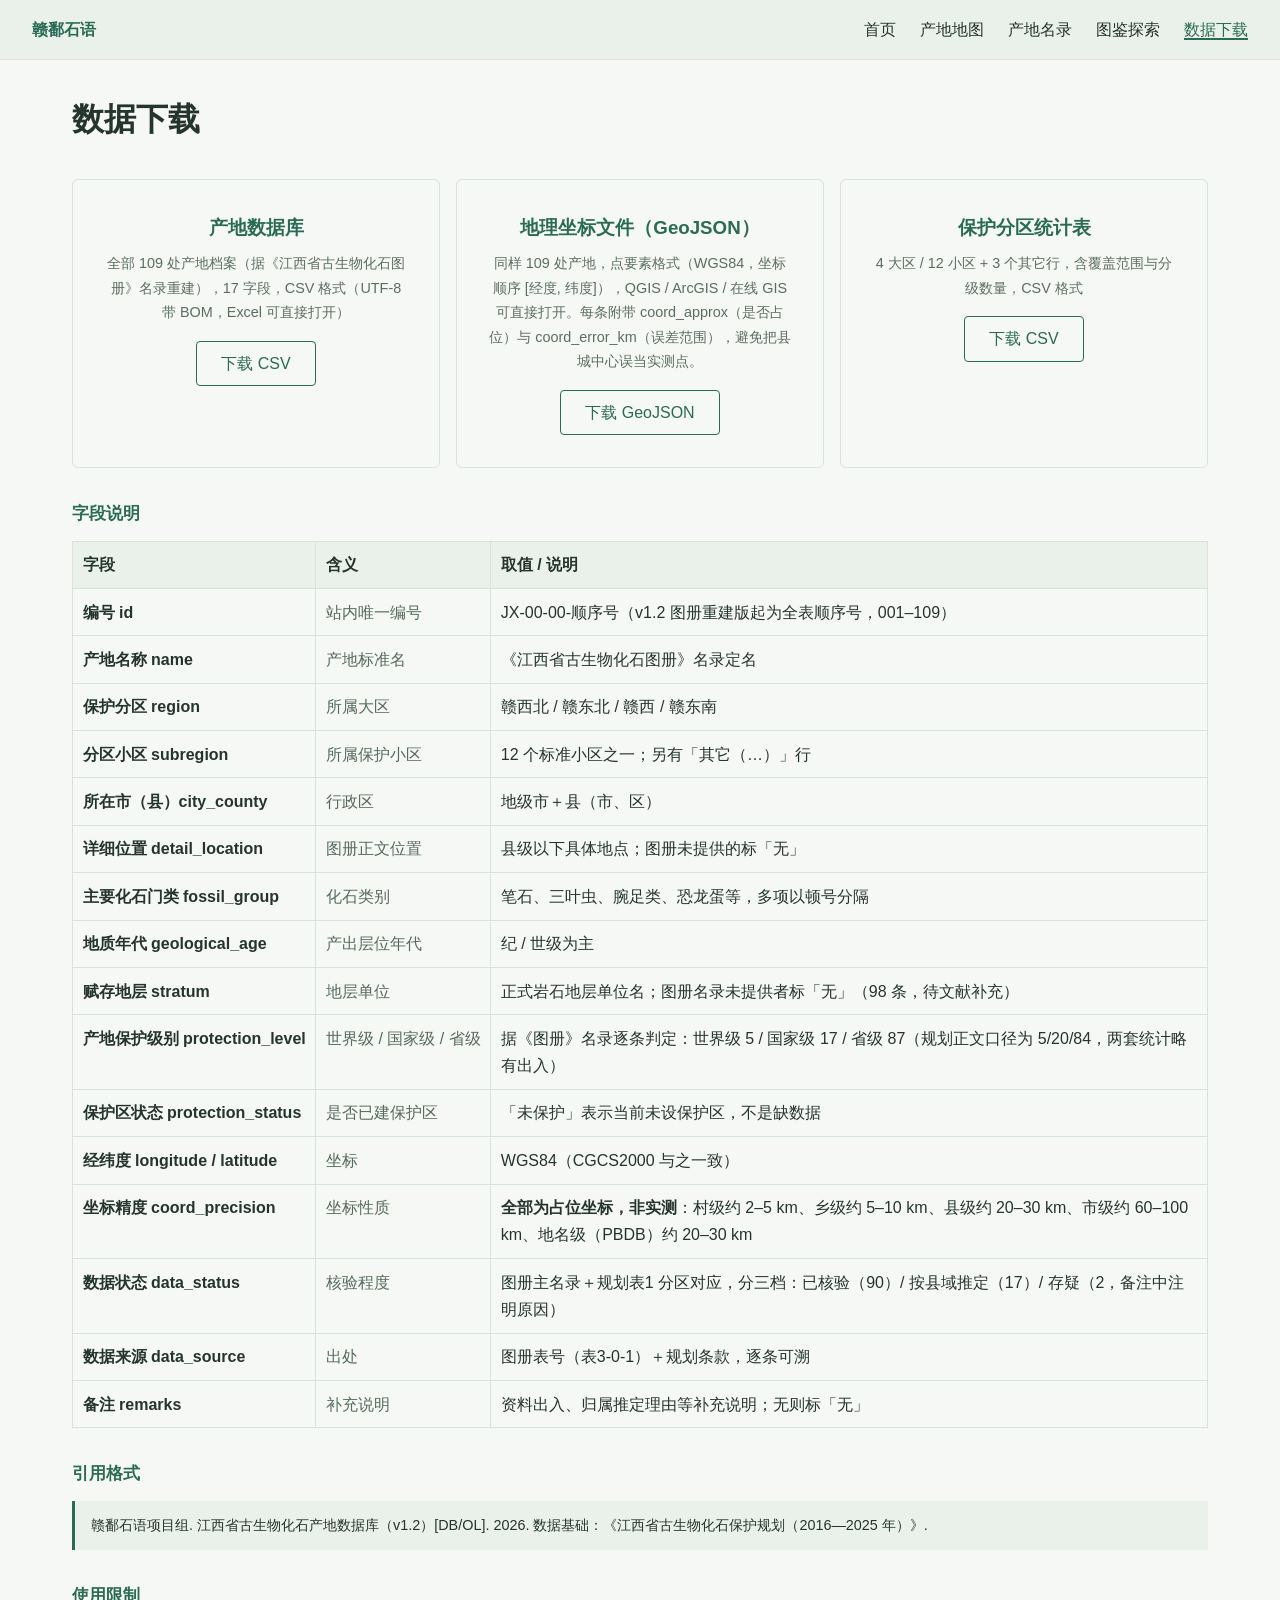
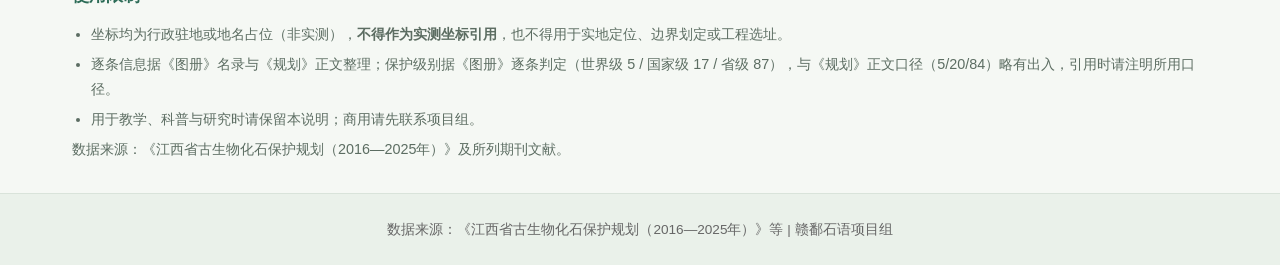
<file: download.html>
<!DOCTYPE html>
<html lang="zh-CN">
<head>
  <meta charset="UTF-8">
  <meta name="viewport" content="width=device-width, initial-scale=1.0">
  <title>数据下载 - 赣鄱石语</title>
  <link rel="stylesheet" href="css/style.css">
</head>
<body>

  <header>
    <nav>
      <a class="logo" href="index.html">赣鄱石语</a>
      <ul>
        <li><a href="index.html">首页</a></li>
        <li><a href="map.html">产地地图</a></li>
<li><a href="list.html">产地名录</a></li>
        <li><a href="atlas.html">图鉴探索</a></li>
        <li><a class="active" href="download.html">数据下载</a></li>
      </ul>
    </nav>
  </header>

  <main>
    <h1>数据下载</h1>

    <div class="dl-cards">
      <div class="dl-card">
        <h3>产地数据库</h3>
        <p class="note">全部 109 处产地档案（据《江西省古生物化石图册》名录重建），17 字段，CSV 格式（UTF-8 带 BOM，Excel 可直接打开）</p>
        <a href="data/sites.csv" download>下载 CSV</a>
      </div>
      <div class="dl-card">
        <h3>地理坐标文件（GeoJSON）</h3>
        <p class="note">同样 109 处产地，点要素格式（WGS84，坐标顺序 [经度, 纬度]），QGIS / ArcGIS / 在线 GIS 可直接打开。每条附带 coord_approx（是否占位）与 coord_error_km（误差范围），避免把县城中心误当实测点。</p>
        <a href="data/sites.geojson" download>下载 GeoJSON</a>
      </div>
      <div class="dl-card">
        <h3>保护分区统计表</h3>
        <p class="note">4 大区 / 12 小区 + 3 个其它行，含覆盖范围与分级数量，CSV 格式</p>
        <a href="data/表1_分区基本特征.csv" download>下载 CSV</a>
      </div>
    </div>

    <h2 class="dl-section">字段说明</h2>
    <div class="table-wrap">
      <table class="table-placeholder field-dict">
        <thead><tr><th>字段</th><th>含义</th><th>取值 / 说明</th></tr></thead>
        <tbody>
          <tr><td>编号 id</td><td>站内唯一编号</td><td>JX-00-00-顺序号（v1.2 图册重建版起为全表顺序号，001–109）</td></tr>
          <tr><td>产地名称 name</td><td>产地标准名</td><td>《江西省古生物化石图册》名录定名</td></tr>
          <tr><td>保护分区 region</td><td>所属大区</td><td>赣西北 / 赣东北 / 赣西 / 赣东南</td></tr>
          <tr><td>分区小区 subregion</td><td>所属保护小区</td><td>12 个标准小区之一；另有「其它（…）」行</td></tr>
          <tr><td>所在市（县）city_county</td><td>行政区</td><td>地级市＋县（市、区）</td></tr>
          <tr><td>详细位置 detail_location</td><td>图册正文位置</td><td>县级以下具体地点；图册未提供的标「无」</td></tr>
          <tr><td>主要化石门类 fossil_group</td><td>化石类别</td><td>笔石、三叶虫、腕足类、恐龙蛋等，多项以顿号分隔</td></tr>
          <tr><td>地质年代 geological_age</td><td>产出层位年代</td><td>纪 / 世级为主</td></tr>
          <tr><td>赋存地层 stratum</td><td>地层单位</td><td>正式岩石地层单位名；图册名录未提供者标「无」（98 条，待文献补充）</td></tr>
          <tr><td>产地保护级别 protection_level</td><td>世界级 / 国家级 / 省级</td><td>据《图册》名录逐条判定：世界级 5 / 国家级 17 / 省级 87（规划正文口径为 5/20/84，两套统计略有出入）</td></tr>
          <tr><td>保护区状态 protection_status</td><td>是否已建保护区</td><td>「未保护」表示当前未设保护区，不是缺数据</td></tr>
          <tr><td>经纬度 longitude / latitude</td><td>坐标</td><td>WGS84（CGCS2000 与之一致）</td></tr>
          <tr><td>坐标精度 coord_precision</td><td>坐标性质</td><td><strong>全部为占位坐标，非实测</strong>：村级约 2–5 km、乡级约 5–10 km、县级约 20–30 km、市级约 60–100 km、地名级（PBDB）约 20–30 km</td></tr>
          <tr><td>数据状态 data_status</td><td>核验程度</td><td>图册主名录＋规划表1 分区对应，分三档：已核验（90）/ 按县域推定（17）/ 存疑（2，备注中注明原因）</td></tr>
          <tr><td>数据来源 data_source</td><td>出处</td><td>图册表号（表3-0-1）＋规划条款，逐条可溯</td></tr>
          <tr><td>备注 remarks</td><td>补充说明</td><td>资料出入、归属推定理由等补充说明；无则标「无」</td></tr>
        </tbody>
      </table>
    </div>

    <h2 class="dl-section">引用格式</h2>
    <p class="cite">赣鄱石语项目组. 江西省古生物化石产地数据库（v1.2）[DB/OL]. 2026. 数据基础：《江西省古生物化石保护规划（2016—2025 年）》.</p>

    <h2 class="dl-section">使用限制</h2>
    <ul class="dl-notes">
      <li>坐标均为行政驻地或地名占位（非实测），<strong>不得作为实测坐标引用</strong>，也不得用于实地定位、边界划定或工程选址。</li>
      <li>逐条信息据《图册》名录与《规划》正文整理；保护级别据《图册》逐条判定（世界级 5 / 国家级 17 / 省级 87），与《规划》正文口径（5/20/84）略有出入，引用时请注明所用口径。</li>
      <li>用于教学、科普与研究时请保留本说明；商用请先联系项目组。</li>
    </ul>

    <p class="note">数据来源：《江西省古生物化石保护规划（2016—2025年）》及所列期刊文献。</p>
  </main>

  <footer>
    <p>数据来源：《江西省古生物化石保护规划（2016—2025年）》等 | 赣鄱石语项目组</p>
  </footer>

</body>
</html>
</file>
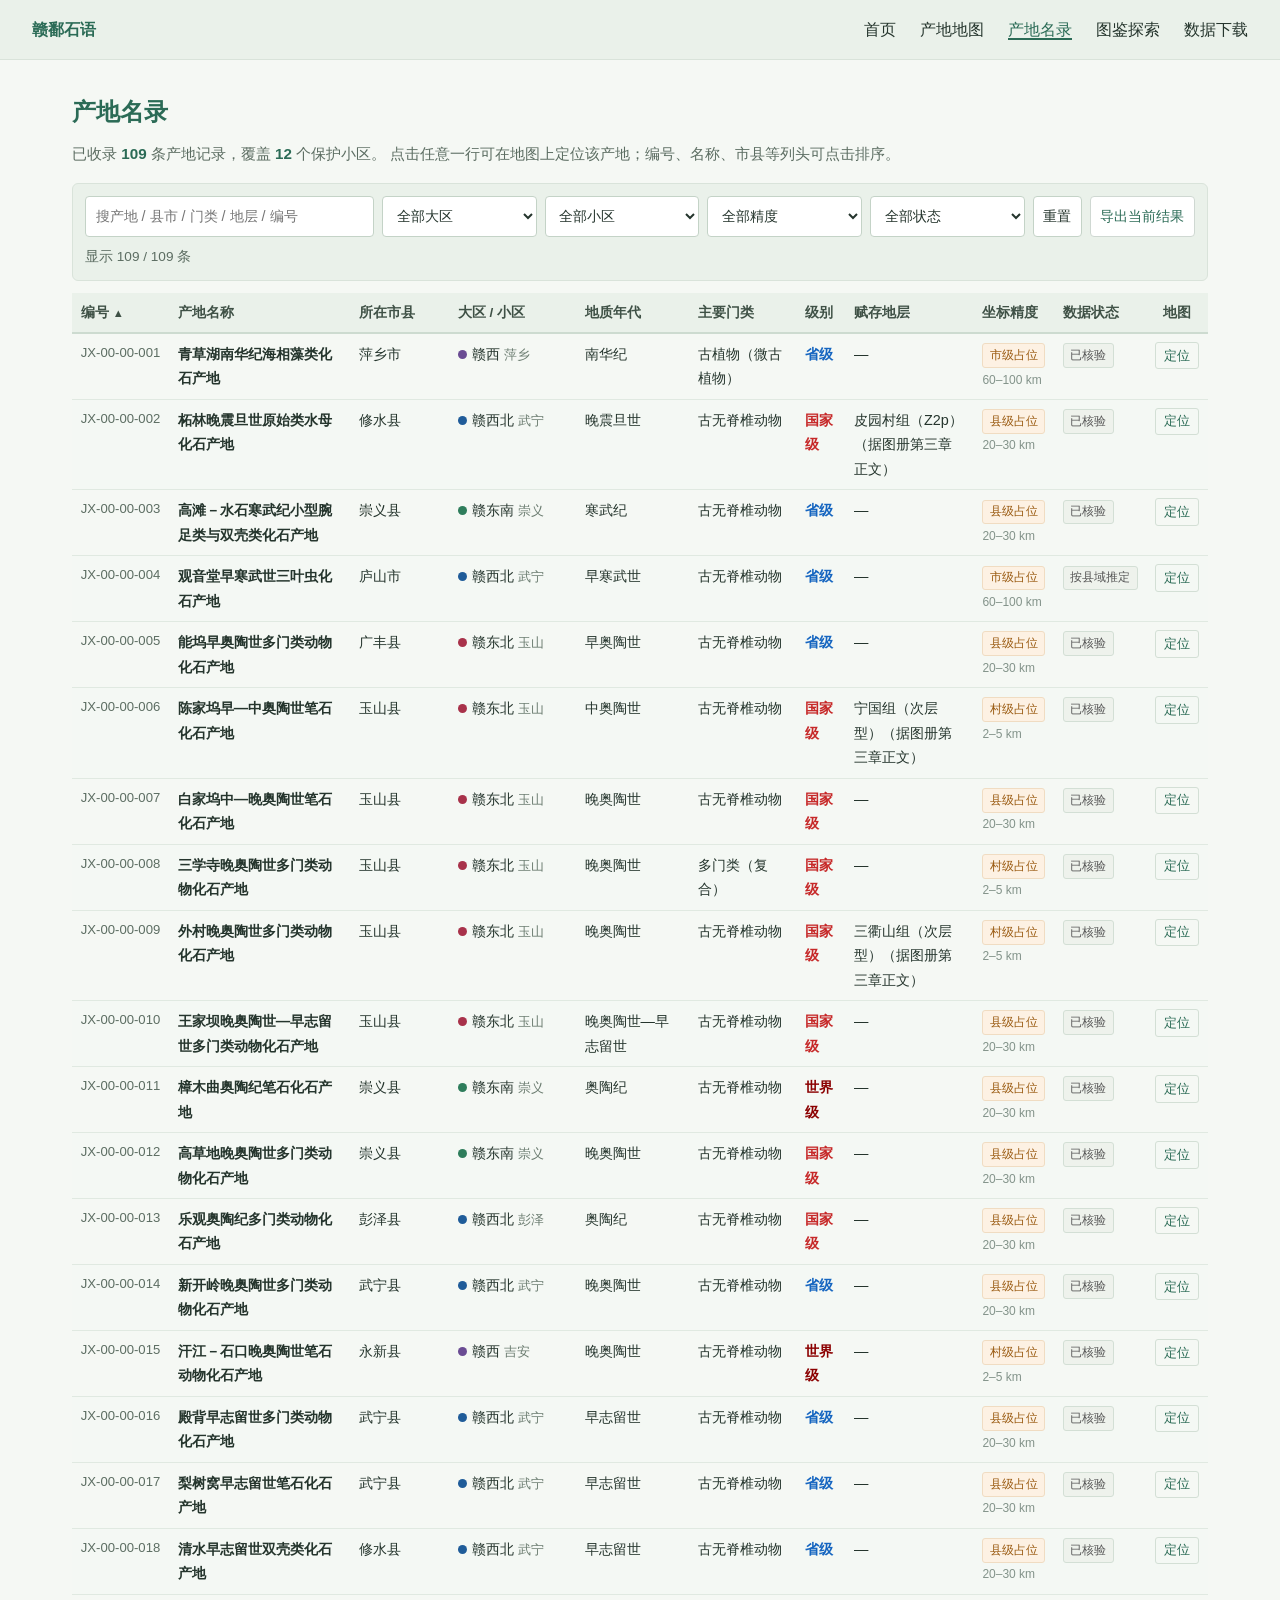
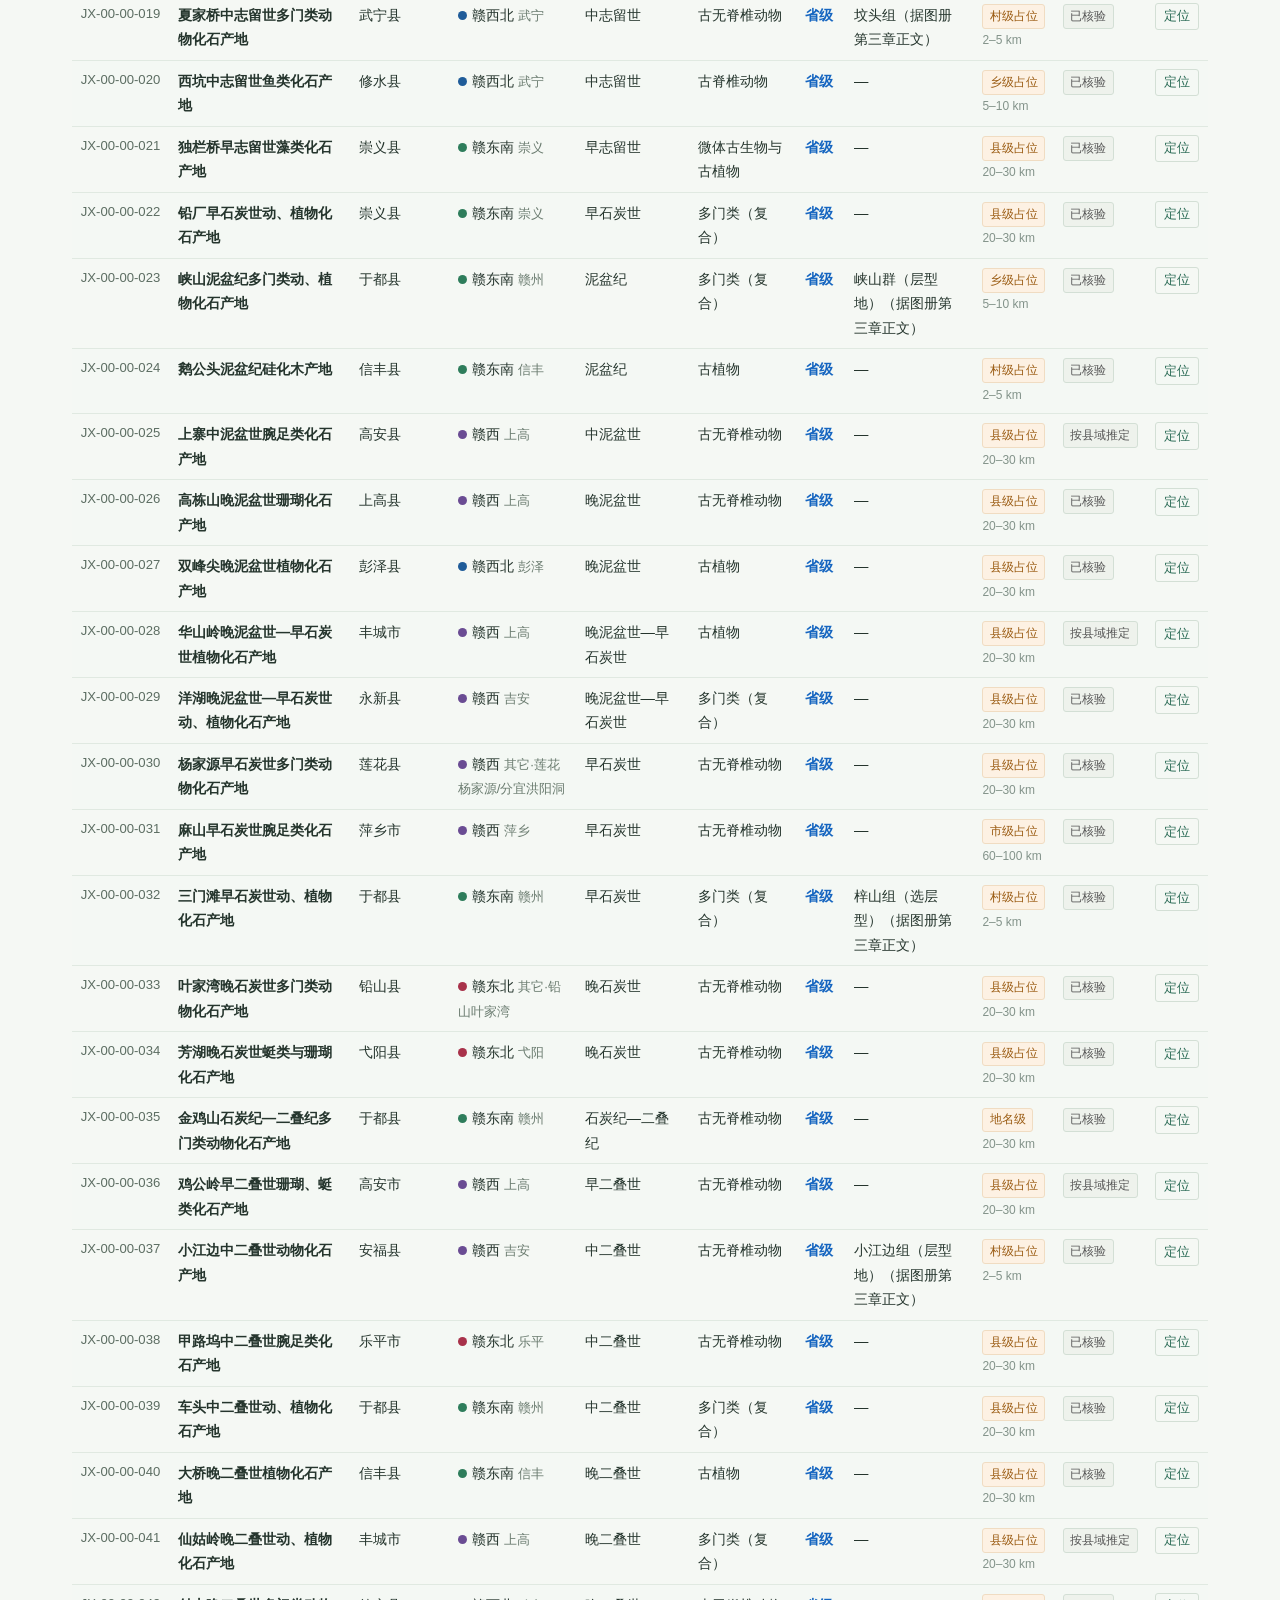
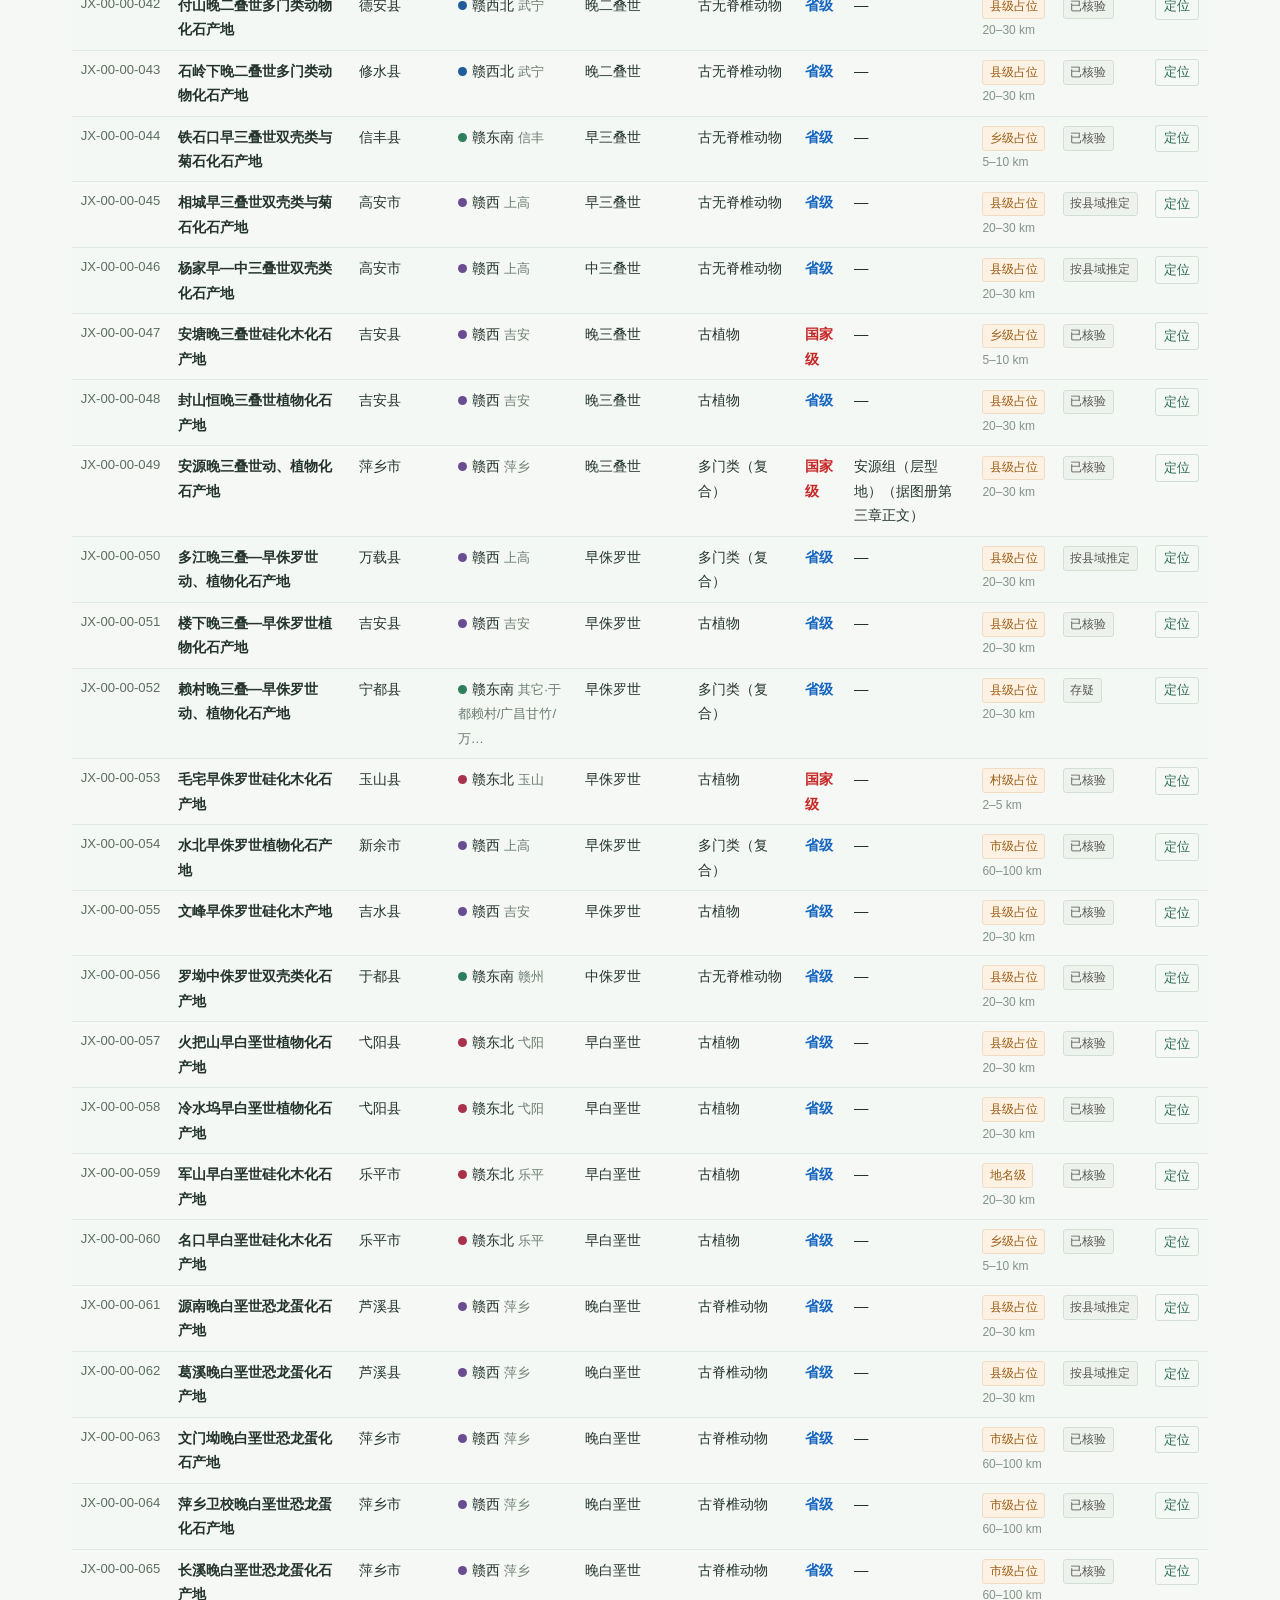
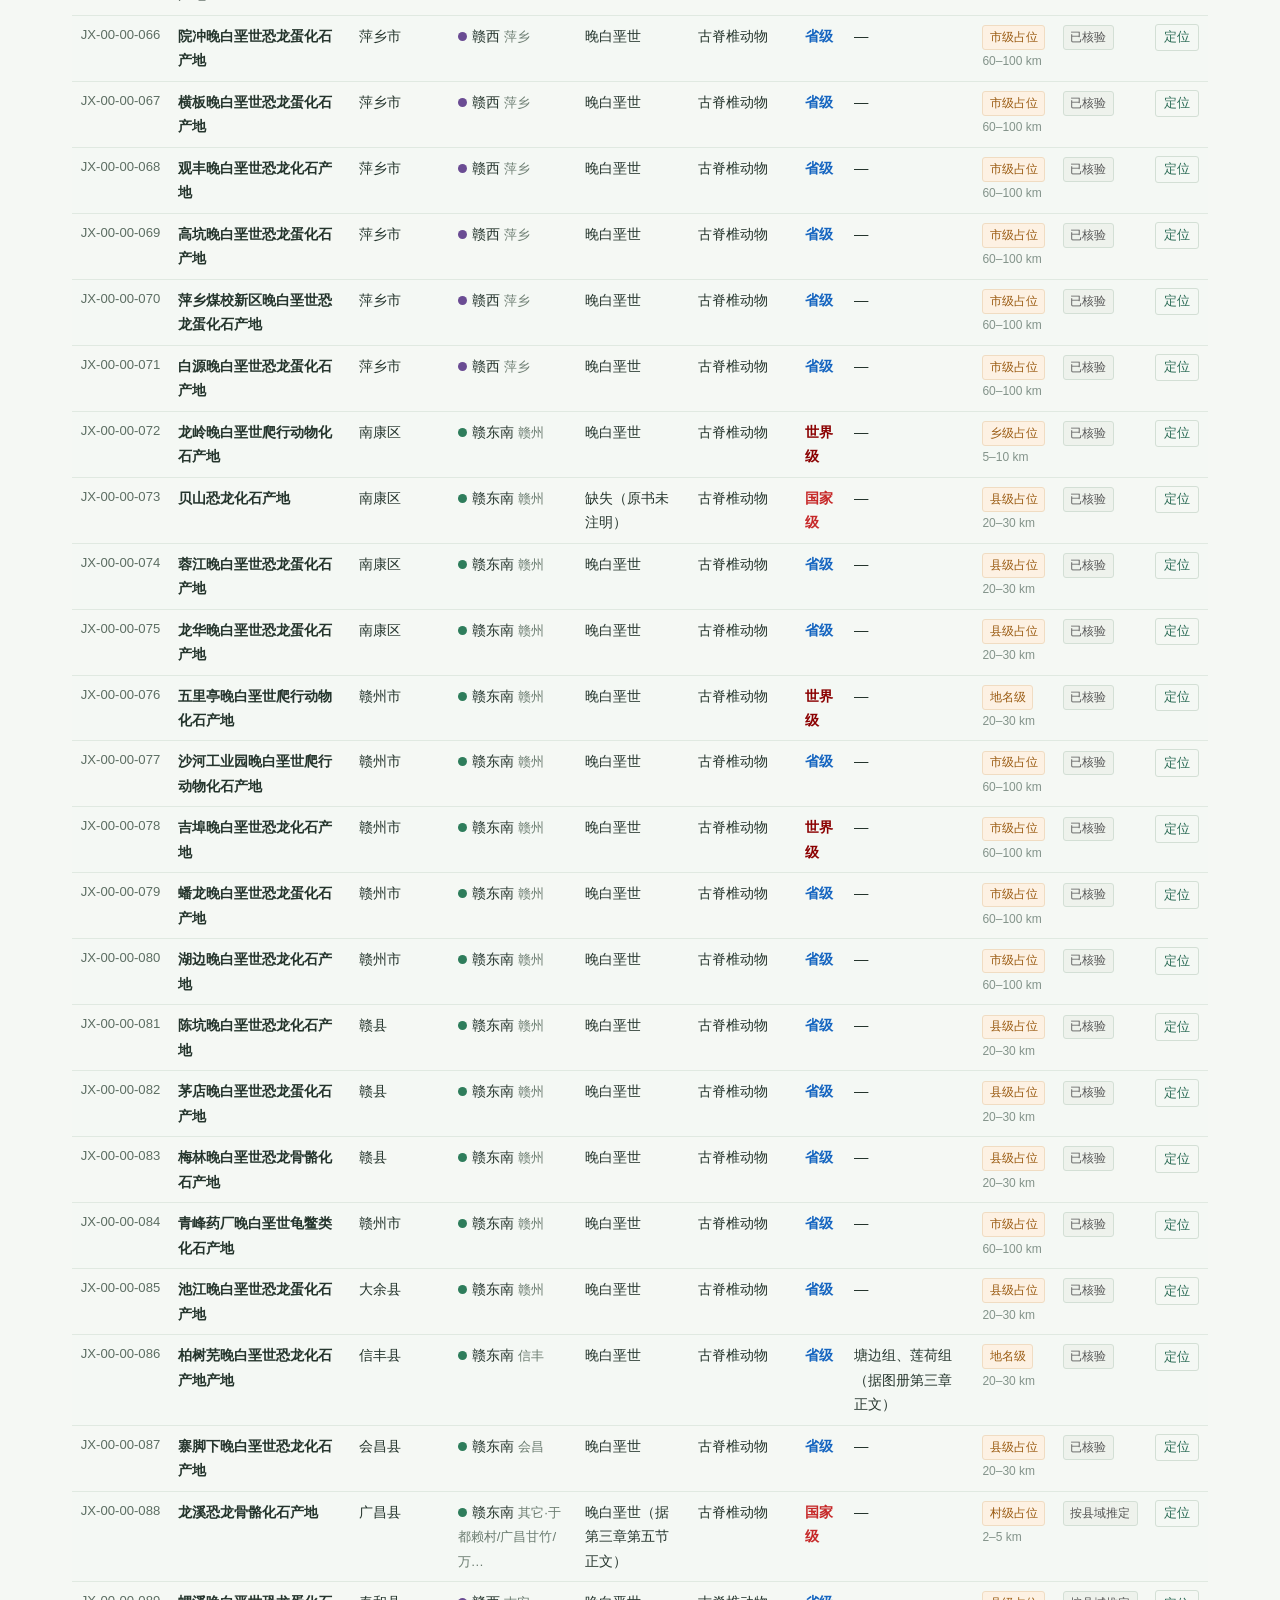
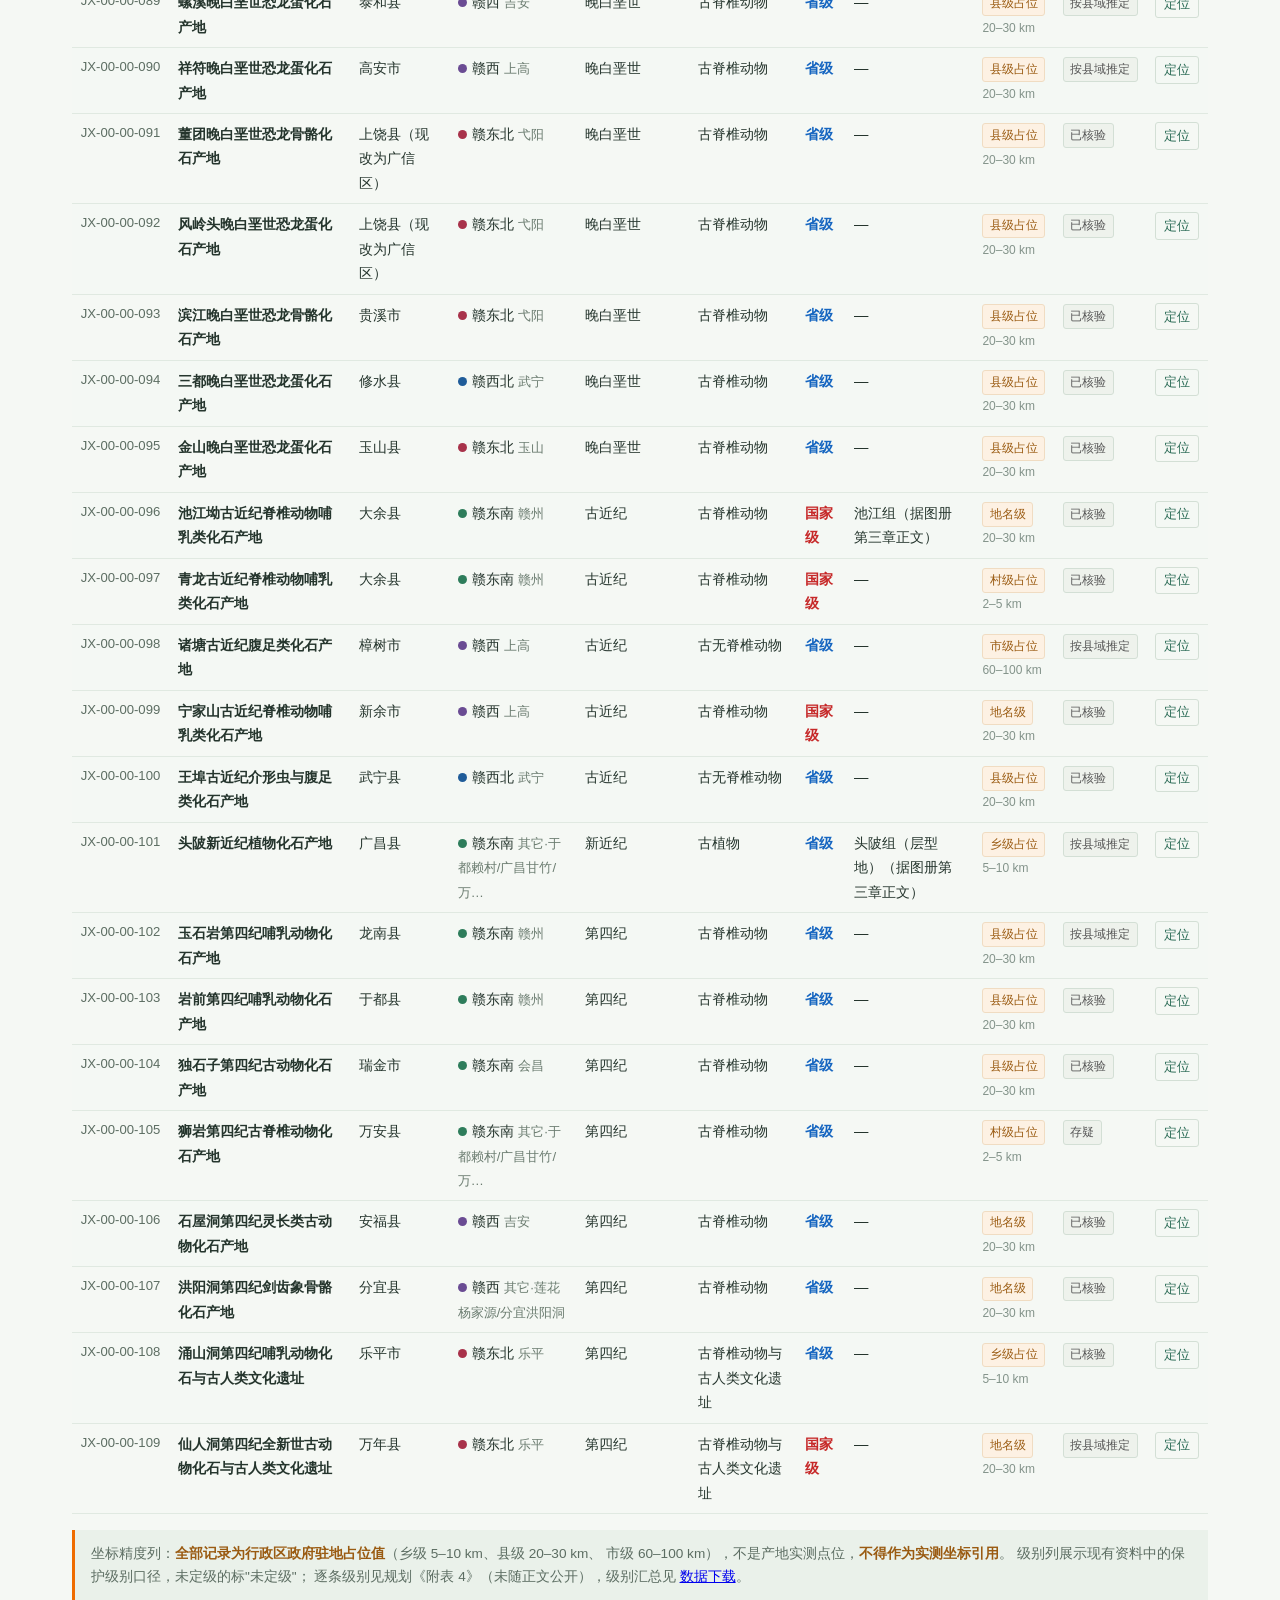
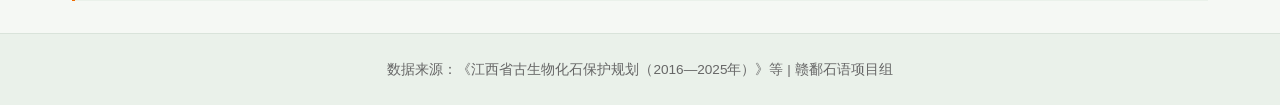
<file: list.html>
<!DOCTYPE html>
<html lang="zh-CN">
<head>
  <meta charset="UTF-8">
  <meta name="viewport" content="width=device-width, initial-scale=1.0">
  <title>产地名录 - 赣鄱石语</title>
  <link rel="stylesheet" href="css/style.css">
</head>
<body>

  <header>
    <nav>
      <a class="logo" href="index.html">赣鄱石语</a>
      <ul>
        <li><a href="index.html">首页</a></li>
        <li><a href="map.html">产地地图</a></li>
        <li><a href="list.html" class="active">产地名录</a></li>
        <li><a href="atlas.html">图鉴探索</a></li>
        <li><a href="download.html">数据下载</a></li>
      </ul>
    </nav>
  </header>

  <main class="list-page">

    <h1 class="page-title">产地名录</h1>
    <!-- 数字由 js/list.js 填充：条数、覆盖小区数，不写死 -->
    <p class="list-lead">
      已收录 <strong id="lst-total">—</strong> 条产地记录，覆盖
      <strong id="lst-zones">—</strong> 个保护小区。
      点击任意一行可在地图上定位该产地；编号、名称、市县等列头可点击排序。
    </p>

    <!-- 检索条：与地图页同一套字段，选项从数据里生成 -->
    <section class="filter-bar" aria-label="名录检索与筛选">
      <div class="filter-row">
        <input id="lst-q" type="search" autocomplete="off"
               placeholder="搜产地 / 县市 / 门类 / 地层 / 编号" aria-label="关键词检索">
        <select id="lst-area" aria-label="按大区筛选"><option value="">全部大区</option></select>
        <select id="lst-zone" aria-label="按小区筛选"><option value="">全部小区</option></select>
        <select id="lst-acc" aria-label="按坐标精度筛选"><option value="">全部精度</option></select>
        <select id="lst-status" aria-label="按数据状态筛选"><option value="">全部状态</option></select>
        <button id="lst-reset" type="button" class="btn-reset">重置</button>
        <button id="lst-csv" type="button" class="btn-reset btn-ghost">导出当前结果</button>
      </div>
      <p class="filter-meta">
        <span id="lst-count">共 0 条</span>
        <span id="lst-hint" class="filter-hint"></span>
      </p>
    </section>

    <div class="table-wrap">
      <table class="data-table" id="lst-table">
        <thead>
          <tr>
            <th class="sortable" data-key="code">编号</th>
            <th class="sortable" data-key="name">产地名称</th>
            <th class="sortable" data-key="county">所在市县</th>
            <th class="sortable" data-key="zone">大区 / 小区</th>
            <th class="sortable" data-key="age">地质年代</th>
            <th class="sortable" data-key="taxa">主要门类</th>
            <th class="sortable" data-key="level">级别</th>
            <th class="sortable col-hide-sm" data-key="strata">赋存地层</th>
            <th class="sortable" data-key="acc">坐标精度</th>
            <th class="sortable col-hide-sm" data-key="dstat">数据状态</th>
            <th class="col-act">地图</th>
          </tr>
        </thead>
        <tbody id="lst-tbody">
          <tr><td colspan="11" class="note">正在载入…</td></tr>
        </tbody>
      </table>
    </div>

    <!-- 口径说明：不能只写在弹卡里，表格也要交代，否则"精度"列会被误读 -->
    <p class="list-note">
      坐标精度列：<strong>全部记录为行政区政府驻地占位值</strong>（乡级 5–10 km、县级 20–30 km、
      市级 60–100 km），不是产地实测点位，<strong>不得作为实测坐标引用</strong>。
      级别列展示现有资料中的保护级别口径，未定级的标"未定级"；
      逐条级别见规划《附表 4》（未随正文公开），级别汇总见 <a href="download.html">数据下载</a>。
    </p>

  </main>

  <footer>
    <p>数据来源：《江西省古生物化石保护规划（2016—2025年）》等 | 赣鄱石语项目组</p>
  </footer>

  <!-- fields.js 必须最先加载：列名兼容规则与四色配色全在它里面 -->
  <script src="js/fields.js"></script>
  <script src="js/list.js"></script>
</body>
</html>
</file>
<file: css/style.css>
/* ===== 1. 基础重置 ===== */
* { margin: 0; padding: 0; box-sizing: border-box; }

/* ===== 2. 色板 ===== */
:root {
  --c-primary: #2E5E4E;
  --c-text: #222;
  --c-bg: #fff;
  --c-surface: #f5f5f0;
  --c-border: #ddd;
}

body {
  font-family: "Microsoft YaHei", "PingFang SC", sans-serif;
  color: var(--c-text);
  background: var(--c-bg);
  line-height: 1.7;
}

/* 新增：图片不撑破容器 */
img { max-width: 100%; display: block; }

/* ===== 3. 顶部导航 ===== */
/* 导航吸顶：sticky 而不是 fixed —— 仍占着文档流的位置，下面的内容不需要额外 padding */
/* z-index 用来压住 Leaflet 内部图层（Leaflet 控件 z-index 高达 1000，#map 已自建层叠上下文） */
header {
  position: sticky;
  top: 0;
  z-index: 10;
  background: var(--c-surface);   /* 兜底：滚过内容时不透字 */
}

/* 导航挡住的高度：页内锚点（如首页 #region-nw）跳转时留出空档，标题不被压住 */
:root { --nav-h: 65px; }        /* 实测导航高 63px（logo 图标后），锚点留白 10px */

section[id],
div[id],
h2[id],
article[id] {
  scroll-margin-top: calc(var(--nav-h) + 10px);
}

header nav {
  display: flex;
  justify-content: space-between;
  align-items: center;
  padding: 1rem 2rem;
  border-bottom: 1px solid var(--c-border);
  background: var(--c-surface);
}

nav .logo {
  font-weight: bold;
  color: var(--c-primary);
  text-decoration: none;
}

nav ul {
  display: flex;
  gap: 1.5rem;
  list-style: none;
}

nav a {
  text-decoration: none;
  color: var(--c-text);
}

/* ===== 4. 主体容器 ===== */
main {
  max-width: 1200px;
  margin: 0 auto;
  padding: 2rem;
}

/* ===== 5. Hero 区 ===== */
.hero {
  text-align: center;
  padding: 3rem 1rem;
  background: var(--c-surface);
  margin-bottom: 2rem;
}

.hero h1 {
  font-size: 1.8rem;
  color: var(--c-primary);
  margin-bottom: .75rem;
}

/* ===== 6. 数据速览条 ===== */
.stats {
  display: flex;
  flex-wrap: wrap;              /* 改：窄屏换行，不再挤成一条 */
  gap: 1rem;
  margin-bottom: 2.5rem;
}

.stat-card {
  flex: 1 1 140px;              /* 改：原来 flex:1 在手机上会把数字挤爆 */
  text-align: center;
  padding: 1.5rem 0;
  background: var(--c-surface);
  border-radius: 6px;
}

.stat-card strong {
  display: block;
  font-size: 2rem;
  color: var(--c-primary);
}

.stat-card span {
  font-size: .9rem;
  color: #666;
}

/* 口径说明：数字是全省规划口径，不是本站收录量。缺了这句，109 和 32 条地图会被当成矛盾 */
.stat-note {
  margin: -1.6rem 0 2.4rem;
  font-size: .85rem;
  line-height: 1.75;
  color: #666;
  border-left: 3px solid var(--c-primary, #1F5C99);
  padding-left: .75rem;
}

.stat-note strong { color: #333; }

/* ===== 7. 四大保护分区卡片 ===== */
.region-cards {
  margin-bottom: 2.5rem;
}

.region-cards h2 {
  margin-bottom: 1rem;
}

.card-wrap {
  display: flex;
  flex-wrap: wrap;              /* 改：四个卡片窄屏两两换行 */
  gap: 1rem;
}

.card {
  flex: 1 1 160px;              /* 改 */
  padding: 2rem 1rem;
  text-align: center;
  text-decoration: none;
  color: var(--c-text);
  border: 1px solid var(--c-border);
  border-radius: 6px;
}

/* ===== 8. 地层区详情区块 ===== */
.region-block {
  padding: 2rem 0;
  border-top: 1px solid var(--c-border);
  scroll-margin-top: 80px;
}

.region-block h2 {
  margin-bottom: .75rem;
  color: var(--c-primary);
}

.region-block p {
  margin-bottom: 1rem;
}

.table-placeholder {
  width: 100%;
  border-collapse: collapse;
  margin-bottom: 1.5rem;
}

.table-placeholder th,
.table-placeholder td {
  border: 1px solid var(--c-border);
  padding: .6rem;
  text-align: left;
}

.table-placeholder th {
  background: var(--c-surface);
}

.species-cards {
  display: flex;
  gap: 1rem;
  flex-wrap: wrap;
}

.species-cards div {
  flex: 1 1 200px;
  padding: 1.5rem;
  border: 1px dashed var(--c-border);
  text-align: center;
}

/* 卡片内容由 js/main.js 填充：门类 + 条数 + 代表记录，不写死物种名 */
.species-cards .taxa-card {
  display: flex;
  flex-direction: column;
  gap: .25rem;
  padding: 1rem 1.25rem;
  text-align: left;
  border-style: solid;
  border-color: #dcdcd4;
  border-left: 3px solid var(--c-primary);
  background: #fbfbf7;
}
.taxa-card strong { font-size: 1rem; color: var(--c-primary); }
.taxa-card span { font-size: .85rem; color: #666; }
.taxa-card em {
  font-style: normal;
  font-size: .78rem;
  color: #8a8a80;
  overflow: hidden;
  text-overflow: ellipsis;
  white-space: nowrap;
}

/* 导语与空行 */
.region-lead { color: #555; font-size: .92rem; }
.empty-row { color: #999; text-align: center; }

/* 产地表：数据行悬停高亮，长名称换行不撑破 */
.table-placeholder tbody tr:hover { background: #f7f7f0; }
.table-placeholder td { vertical-align: top; }

/* ===== 9. 页脚 ===== */
footer {
  text-align: center;
  padding: 1.5rem;
  border-top: 1px solid var(--c-border);
  font-size: .85rem;
  color: #666;
  background: var(--c-surface);
}

/* ===== 10. 地图页 ===== */
/* 10.1 检索栏（js/filter.js 驱动，选项不写死在 HTML） */
.filter-bar {
  margin-bottom: .75rem;
  padding: .75rem;
  background: var(--c-surface);
  border: 1px solid var(--c-border);
  border-radius: 6px;
}
.filter-row {
  display: flex;
  flex-wrap: wrap;
  gap: .5rem;
}
.filter-row input,
.filter-row select,
.filter-row button {
  font: inherit;
  font-size: .9rem;
  padding: .45rem .6rem;
  border: 1px solid #c9c9c1;
  border-radius: 4px;
  background: #fff;
  color: var(--c-text);
  min-width: 0;
}
.filter-row input {
  flex: 2 1 220px;              /* 关键词占最大宽度 */
}
.filter-row select {
  flex: 1 1 120px;
}
.filter-row input:focus,
.filter-row select:focus,
.filter-row button:focus-visible {
  outline: 2px solid var(--c-primary);
  outline-offset: 1px;
}
.btn-reset {
  flex: 0 0 auto;
  cursor: pointer;
  background: #fff;
  color: var(--c-primary);
  border-color: var(--c-primary);
}
.btn-reset:hover { background: var(--c-primary); color: #fff; }

.filter-meta {
  display: flex;
  flex-wrap: wrap;
  gap: .75rem;
  align-items: baseline;
  margin-top: .5rem;
  font-size: .85rem;
  color: #555;
}
.filter-meta #flt-count { font-weight: 600; color: var(--c-primary); }
.filter-hint:empty { display: none; }
.filter-hint { color: #777; }
.filter-hint.ok { color: #2E7D5B; }
.filter-hint.warn { color: #C62828; }

#map {
  width: 100%;                  /* 新增 */
  height: 600px;
  border: 1px solid var(--c-border);
  border-radius: 6px;           /* 新增：瓦片不溢出圆角 */
  overflow: hidden;             /* 新增 */
  position: relative;           /* 新增：把 Leaflet 内部 z-index 关进自己的层叠上下文 */
  z-index: 0;
}

/* ===== 11. 物种静态列表 ===== */
.species-list-title {
  margin: 2rem 0 1rem;
  color: var(--c-primary);
}

/* 代表物种区的作用范围说明：告诉读者"这批卡片是从哪几条产地来的" */
.species-scope {
  margin: -.4rem 0 .9rem;
  font-size: .82rem;
  color: #8a8a80;
}
.species-scope .sp-scope-link {
  margin-left: .5rem;
  color: var(--c-primary);
  text-decoration: none;
  border-bottom: 1px dotted var(--c-primary);
  cursor: pointer;
}
.species-scope .sp-scope-link:hover { opacity: .75; }

#species-list {
  border-top: 1px solid var(--c-border);
}

.species-row {
  padding: .75rem 0;
  border-bottom: 1px solid var(--c-border);
}

.species-row em {
  font-style: italic;
}

.species-row p {
  font-size: .9rem;
  color: #666;
}

/* ===== 12. 下载页 ===== */
.dl-cards {
  display: flex;
  flex-wrap: wrap;              /* 改 */
  gap: 1rem;
  margin: 2rem 0;
}

.dl-card {
  flex: 1 1 180px;              /* 改 */
  padding: 2rem;
  border: 1px solid var(--c-border);
  border-radius: 6px;
  text-align: center;
}

.dl-card h3 {
  color: var(--c-primary);
  margin-bottom: .5rem;
}

.dl-card a {
  display: inline-block;
  margin-top: 1rem;
  padding: .5rem 1.5rem;
  border: 1px solid var(--c-primary);
  border-radius: 4px;
  text-decoration: none;
  color: var(--c-primary);
}

.note {
  font-size: .9rem;
  color: #555;
}

/* ===== 13. 无坐标产地列表（新增，配合 map.js） ===== */
#no-coord-list {
  list-style: none;
  margin: 12px 0 0;
  font-size: 13px;
  color: #555;
}

#no-coord-list li {
  padding: 6px 10px;
  border-bottom: 1px solid var(--c-border);
}

#no-coord-list .tag {
  display: inline-block;
  margin-left: 6px;
  padding: 0 5px;
  font-size: 11px;
  color: #EF6C00;
  border: 1px solid #EF6C00;
  border-radius: 3px;
}

#no-coord-list .ok { color: #2E7D32; }

/* ===== 14. 响应式（新增，对应 Step 2「375px 不崩版」验收） ===== */
@media (max-width: 768px) {
  main { padding: 1rem; }
  .table-wrap { overflow-x: auto; }      /* 手机上表格仍可横向拖动 */

  header nav { padding: .55rem 1rem; column-gap: .75rem; }
  nav ul { gap: .2rem 1rem; font-size: .92rem; line-height: 1.5;
           justify-content: flex-end; flex-wrap: wrap; }
  nav a { white-space: nowrap; }          /* 吸顶后高度宝贵：宁可整项换行，也不让"首页"拆成竖排 */
  :root { --nav-h: 70px; }                /* 手机上菜单两行，实测高 66px，锚点留白跟着调高 */

  .hero { padding: 2rem 1rem; }
  .hero h1 { font-size: 1.4rem; }

  .stats {
    display: grid;                       /* 手机上一行两个，比四个挤一条清楚 */
    grid-template-columns: 1fr 1fr;
  }
  .stat-card strong { font-size: 1.5rem; }

  #map { height: 55vh; }                 /* 不再占满整屏，下面的物种列表可见 */

  /* 筛选栏：手机上两列下拉，关键词独占一行 */
  .filter-row input { flex: 1 1 100%; }
  .filter-row select { flex: 1 1 calc(50% - .25rem); }
  .filter-row button { flex: 0 0 auto; padding: .45rem .9rem; }

  /* 五列的产地表格横向滚动，不撑破页面 */
  .table-placeholder {
    display: block;
    overflow-x: auto;
    white-space: nowrap;
  }
}
/* 地图免责声明 */
.map-disclaimer {
  margin: 0;
  font-size: 12px;
  line-height: 1.6;
  color: #6b6b6b;
  background: #faf9f4;
  border-left: 3px solid #EF9F27;
  padding: 8px 10px;
  border-radius: 0 3px 3px 0;
}

/* 没有近似坐标时整块不显示，不留空白 */
.map-disclaimer:empty { display: none; }

/* 地图页：当前结果的门类聚合（js/filter.js 填充） */
.taxa-summary {
  display: flex;
  flex-wrap: wrap;
  gap: .5rem;
  align-items: center;
}
.taxa-chip {
  display: inline-flex;
  align-items: baseline;
  gap: .35rem;
  padding: .3rem .6rem;
  border: 1px solid #dcdcd4;
  border-radius: 999px;
  background: #fbfbf7;
  font-size: .85rem;
}
.taxa-chip strong { color: var(--c-primary); font-weight: 600; }
.taxa-chip span { color: #8a8a80; font-size: .78rem; }
.taxa-summary .note {
  flex: 1 1 100%;
  font-size: .8rem;
  color: #8a8a80;
}

/* 下载页：字段说明与使用限制 */
.dl-section {
  margin: 2rem 0 .75rem;
  font-size: 1.05rem;
  color: var(--c-primary);
}
/* 桌面不建滚动容器，表头 sticky 才能相对视口吸顶；手机再恢复横向滚动 */
.table-wrap { overflow-x: visible; overflow-x: clip; }
.field-dict td:first-child { white-space: nowrap; font-weight: 600; }
.field-dict td:nth-child(2) { white-space: nowrap; color: #666; }
.cite {
  padding: .75rem 1rem;
  background: var(--c-surface);
  border-left: 3px solid var(--c-primary);
  font-size: .9rem;
}
.dl-notes { padding-left: 1.2rem; font-size: .9rem; color: #555; }
.dl-notes li { margin: .35rem 0; }

/* ===== 12. 产地名录（list.html） ===== */
.page-title {
  font-size: 1.5rem;
  color: var(--c-primary);
  margin-bottom: .5rem;
}
.list-lead {
  color: #555;
  font-size: .95rem;
  margin-bottom: 1rem;
}
.list-lead strong { color: var(--c-primary); }

/* 当前页导航高亮 */
nav a.active { color: var(--c-primary); border-bottom: 2px solid var(--c-primary); }

/* 表格：32 行要一眼扫得动，行高压紧、斑马纹、悬停给反馈 */
.data-table {
  width: 100%;
  border-collapse: collapse;
  font-size: .9rem;
}
.data-table th,
.data-table td {
  border-bottom: 1px solid #e8e8e2;
  padding: .5rem .55rem;
  text-align: left;
  vertical-align: top;
}
.data-table thead th {
  position: sticky;                     /* 长表格滚动时表头不跑 */
  top: var(--nav-h);                    /* 让开吸顶导航，表头不钻到导航底下 */
  background: var(--c-surface);
  border-bottom: 2px solid #d8d8d0;
  font-weight: 600;
  font-size: .85rem;
  color: #444;
  white-space: nowrap;
  z-index: 1;
}
.data-table tbody tr:nth-child(even) { background: #fcfcfa; }
.data-table tbody tr:hover { background: #f2f6f3; }
.data-table tbody tr:focus {
  outline: 2px solid var(--c-primary);
  outline-offset: -2px;
}
.data-table .c-code { white-space: nowrap; color: #6b6b6b; font-size: .82rem; }
.data-table .c-name { font-weight: 600; min-width: 9em; }
.data-table .col-act { white-space: nowrap; text-align: center; }

/* 可排序列：默认给个小提示，排过序的列加箭头 */
th.sortable { cursor: pointer; user-select: none; }
th.sortable:hover { color: var(--c-primary); }
th.sortable.sorted { color: var(--c-primary); }
th.sortable.sorted::after {
  content: attr(data-dir);
  margin-left: .25rem;
  font-size: .7rem;
}

/* 大区色点：与地图点位、图例同一套色值（fields.js 的 AREA_COLOR） */
.zone-dot {
  display: inline-block;
  width: 9px; height: 9px;
  border-radius: 50%;
  margin-right: .35rem;
  vertical-align: baseline;
}
.zone-sub { color: #8a8a80; font-size: .82rem; }

/* 徽标：精度档、数据状态 */
.badge {
  display: inline-block;
  padding: .05rem .4rem;
  border-radius: 3px;
  font-size: .78rem;
  white-space: nowrap;
}
.badge-soft { background: #fdf1e3; color: #9a5b12; border: 1px solid #f0dcc2; }
.badge-ok   { background: #e8f5ee; color: #2E7D5B; border: 1px solid #cbe6d8; }
.badge-plain { background: #f2f2ec; color: #555; border: 1px solid #e2e2d8; }
.acc-km { display: block; color: #9a9a90; font-size: .75rem; margin-top: .1rem; }

.row-go {
  display: inline-block;
  padding: .1rem .5rem;
  border: 1px solid #cfd8d2;
  border-radius: 3px;
  color: var(--c-primary);
  text-decoration: none;
  font-size: .82rem;
}
.row-go:hover { background: var(--c-primary); color: #fff; border-color: var(--c-primary); }

/* 底部口径说明：表格里"精度"列必须配这段，否则会被当成实测点 */
.list-note {
  margin-top: 1rem;
  padding: .75rem 1rem;
  background: var(--c-surface);
  border-left: 3px solid #EF6C00;
  font-size: .85rem;
  color: #555;
  line-height: 1.7;
}
.list-note strong { color: #9a5b12; }

.btn-ghost {
  background: #fff !important;
  color: var(--c-primary) !important;
  border: 1px solid #cfd8d2 !important;
}

@media (max-width: 768px) {
  .list-page { padding: 1rem; }
  .page-title { font-size: 1.25rem; }
  /* 手机上藏掉两列次要信息，表格不用横向拖太久 */
  .col-hide-sm { display: none; }
  .data-table { font-size: .85rem; }
  .data-table th, .data-table td { padding: .45rem .4rem; }
  .data-table .c-name { min-width: 7em; }
}

/* ===== 13. 详情侧栏（js/detail.js 挂在 #map 内部） ===== */
.gbsy-detail {
  position: absolute;
  top: 10px; right: 10px; bottom: 10px;
  width: 350px;
  max-width: calc(100% - 20px);
  z-index: 1100;                        /* 高过 Leaflet 控件（1000），留在 #map 层叠上下文内 */
  display: flex;
  flex-direction: column;
  background: rgba(255, 255, 255, .97);
  border: 1px solid #d8d8d0;
  border-radius: 8px;
  box-shadow: 0 4px 18px rgba(0, 0, 0, .22);
  font-size: .92rem;
  line-height: 1.65;
  overflow: hidden;
  overscroll-behavior: contain;   /* 侧栏滚到底不带走背后页面 */
}
.gbsy-detail[hidden] { display: none !important; }  /* display:flex 会盖掉默认 hidden，必须显式压回 */

.gbsy-detail .d-head {
  display: flex;
  justify-content: space-between;
  align-items: flex-start;
  gap: .5rem;
  padding: .9rem 1rem .6rem;
  border-bottom: 1px solid #ecece4;
}
.gbsy-detail .d-title {
  font-size: 1.05rem;
  color: var(--c-primary);
  line-height: 1.4;
}
.gbsy-detail .d-code {
  display: block;
  font-size: .78rem;
  color: #8a8a80;
  letter-spacing: .02em;
}
.gbsy-detail .d-close {
  flex: 0 0 auto;
  border: none;
  background: transparent;
  font-size: 1.5rem;
  line-height: 1;
  color: #999;
  cursor: pointer;
  padding: .1rem .35rem;
  border-radius: 4px;
}
.gbsy-detail .d-close:hover { background: #f0f0ea; color: #444; }

.gbsy-detail .d-badges {
  display: flex;
  flex-wrap: wrap;
  gap: .4rem;
  padding: .6rem 1rem 0;
}
.gbsy-detail .d-badge {
  display: inline-flex;
  align-items: center;
  padding: .12rem .5rem;
  border: 1px solid #e2e2d8;
  border-radius: 999px;
  background: #f7f7f2;
  font-size: .8rem;
  color: #555;
}
.gbsy-detail .d-badge-area::before {
  content: "";
  display: inline-block;
  width: 9px; height: 9px;
  border-radius: 50%;
  background: var(--dot, #9E9E9E);
  margin-right: .35rem;
}
.gbsy-detail .d-badge-status { background: #f2f2ec; color: #6b6b6b; }

.gbsy-detail .d-list {
  flex: 1 1 auto;
  overflow-y: auto;                     /* 字段多，列表区自己滚 */
  overscroll-behavior: contain;         /* 滚到头不把滚动传给背景页 */
  padding: .6rem 1rem .4rem;
  margin: 0;
}
.gbsy-detail .d-row {
  display: grid;
  grid-template-columns: 6.5em 1fr;
  gap: .5rem;
  padding: .32rem 0;
  border-bottom: 1px dashed #ecece4;
}
.gbsy-detail .d-row:last-child { border-bottom: none; }
.gbsy-detail dt {
  color: #8a8a80;
  font-size: .82rem;
}
.gbsy-detail dd { margin: 0; word-break: break-word; }

.gbsy-detail .d-note {
  display: block;
  font-size: .78rem;
  color: #9a9a90;
  line-height: 1.5;
}
.gbsy-detail .d-note strong { color: #9a5b12; }
.gbsy-detail .d-pending { color: #9E9E9E; }

.gbsy-detail .d-foot {
  padding: .6rem 1rem .8rem;
  border-top: 1px solid #ecece4;
  background: #fbfbf7;
}
.gbsy-detail .d-disc {
  font-size: .78rem;
  color: #9a5b12;
  margin-bottom: .4rem;
}
.gbsy-detail .d-golist {
  display: inline-block;
  font-size: .85rem;
  color: var(--c-primary);
  text-decoration: none;
  border-bottom: 1px solid var(--c-primary);
  padding-bottom: .05rem;
}
.gbsy-detail .d-golist:hover { opacity: .8; }

/* 手机：右侧栏改成底部抽屉，高度不超过 62%，可向上滑看全文 */
@media (max-width: 768px) {
  .gbsy-detail {
    top: auto; left: 10px; right: 10px; bottom: 10px;
    width: auto;
    max-height: 62%;
    border-radius: 10px;
  }
}

/* ===== 14. 物种图鉴卡片（B 岗 species.json 到位后启用） =====
   首页 .species-cards 用 flex 卡片；地图页 #species-list 用同样的卡片但铺成多列。
   无数据时这两处仍走门类聚合（.taxa-card / .taxa-chip），样式互不影响。 */
.species-card {
  flex: 1 1 240px;
  min-width: 0;
  padding: .9rem 1rem;
  border: 1px solid #d8d8d0;
  border-left: 3px solid var(--c-primary);
  border-radius: 5px;
  background: #fff;
  text-align: left;
  line-height: 1.6;
}
#species-list { display: flex; flex-wrap: wrap; gap: .75rem; align-items: stretch; }
#species-list .species-card { flex: 1 1 280px; }
/* 代表物种卡片缩略图：统一 4:3，避免不同照片比例把卡片撑得参差 */
.species-card .sp-thumb {
  display: block;
  width: 100%;
  aspect-ratio: 4 / 3;
  object-fit: cover;
  border-radius: 5px;
  background: #f2f2ec;
  margin-bottom: .55rem;
}
.species-card .sp-cn {
  display: inline-block;
  font-size: 1.02rem;
  color: var(--c-primary);
}
.species-card .sp-sci {
  display: inline-block;
  font-style: italic;
  font-size: .92rem;
  color: #333;
}
.species-card .sp-author { font-size: .78rem; color: #8a8a80; font-style: normal; }
.species-card .sp-meta {
  margin: .3rem 0 .35rem;
  font-size: .8rem;
  color: #6b6b6b;
}
.species-card .sp-feat {
  margin: 0 0 .4rem;
  font-size: .84rem;
  color: #444;
}
.species-card .sp-link {
  display: inline-block;
  font-size: .8rem;
  color: var(--c-primary);
  text-decoration: none;
  border-bottom: 1px dotted var(--c-primary);
}
.species-card .sp-link:hover { opacity: .75; }
/* 看全文链接独占一行，与「地图定位」区分；不打断卡片节奏 */
.species-card .sp-full {
  display: block;
  margin: -.15rem 0 .4rem;
}
.species-card .sp-ref {
  margin-top: .35rem;
  font-size: .73rem;
  color: #9a9a90;
  word-break: break-word;
}
.species-card .sp-unknown {
  display: inline-block;
  margin-top: .3rem;
  padding: .1rem .45rem;
  border: 1px dashed #d9b26a;
  border-radius: 3px;
  background: #fdf8ee;
  font-size: .78rem;
  color: #9a6b1f;
}
@media (max-width: 768px) {
  .species-card, #species-list .species-card { flex: 1 1 100%; }
}

/* ===== 地图定位高亮：飞过去之后，目标点要在一堆点里一眼认出 =====
   呼吸光环画在 SVG path 上，用 stroke/fill 动画（不用 transform，
   SVG path 的 transform 原点在画布左上角，缩放会跑偏）。 */
.gbsy-focus-halo {
  animation: gbsy-halo-pulse 1.8s ease-out infinite;
  pointer-events: none;
}
@keyframes gbsy-halo-pulse {
  0%   { stroke-opacity: .95; stroke-width: 2px;  fill-opacity: .22; }
  70%  { stroke-opacity: 0;   stroke-width: 14px; fill-opacity: 0; }
  100% { stroke-opacity: 0;   stroke-width: 14px; fill-opacity: 0; }
}
.leaflet-tooltip.gbsy-focus-tip {
  background: #1b5e20;
  color: #fff;
  border: 0;
  border-radius: 4px;
  box-shadow: 0 2px 8px rgba(0, 0, 0, .28);
  font-size: 12px;
  font-weight: 600;
  padding: 5px 9px;
  white-space: nowrap;
}
.leaflet-tooltip-top.gbsy-focus-tip::before { border-top-color: #1b5e20; }
/* 系统要求减少动画时，静态描边仍可辨认，不再闪烁 */
@media (prefers-reduced-motion: reduce) {
  .gbsy-focus-halo { animation: none; }
}

/* ===== 15. 首页改版样张版式 =====
   版式取自《首页改版样张.html》，颜色仍用原站绿白（--c-primary / --c-surface）。
   全部规则限定 .page-home：其它页面不受影响，回滚只需删掉本段。 */
.page-home main { max-width: 1220px; }

/* 导航只加一枚标识，五个入口与顺序保持原样 */
.page-home .logo { display: inline-flex; align-items: center; gap: .55rem; }
.page-home .logo-mark {
  width: 30px; height: 30px; flex: none;
  display: grid; place-items: center;
  border-radius: 9px; color: #fff; background: var(--c-primary);
  box-shadow: 0 4px 12px rgba(46,94,78,.25);
}
.page-home .logo-mark svg { width: 18px; height: 18px; }

/* Hero：双栏 + 倾斜标本图带，浅绿岩层底纹 */
.page-home .home-hero {
  position: relative; overflow: hidden;
  margin: 2rem 0 0; padding: 0;
  text-align: left; border-radius: 14px;
  border: 1px solid var(--c-border);
  background:
    radial-gradient(900px 500px at 82% 0%, rgba(46,94,78,.11), transparent 62%),
    radial-gradient(700px 460px at 0% 100%, rgba(191,149,72,.10), transparent 60%),
    repeating-linear-gradient(118deg, transparent 0 62px, rgba(46,94,78,.04) 62px 63px),
    var(--c-surface);
}
.page-home .hero-inner {
  position: relative; display: grid;
  grid-template-columns: 1.05fr .95fr; gap: 2.5rem; align-items: center;
  padding: 3.2rem 2.5rem;
}
.page-home .hero-inner > * { min-width: 0; }
.page-home .hero-badge {
  display: inline-flex; align-items: center; gap: .5rem;
  margin-bottom: 1.2rem; padding: .35rem .8rem;
  border: 1px solid #cfddd4; border-radius: 99px;
  background: #eef4ef; color: var(--c-primary);
  font-size: .75rem; letter-spacing: .05em;
}
.page-home .hero-badge i {
  width: 6px; height: 6px; border-radius: 50%;
  background: var(--c-primary); box-shadow: 0 0 8px rgba(46,94,78,.45);
}
.page-home .hero h1 {
  margin: 0; font-size: clamp(1.9rem, 4vw, 3rem);
  line-height: 1.25; font-weight: 800; letter-spacing: .02em;
  color: var(--c-text);
}
.page-home .hero h1 .hl { color: var(--c-primary); }
.page-home .hero .sub {
  margin: 1.1rem 0 0; max-width: 34rem;
  font-size: .95rem; line-height: 1.9; color: #555;
}
.page-home .hero-actions { display: flex; flex-wrap: wrap; gap: .75rem; margin-top: 1.8rem; }
.page-home .btn {
  display: inline-flex; align-items: center; justify-content: center;
  padding: .7rem 1.3rem; border-radius: 9px;
  font-size: .9rem; font-weight: 600; text-decoration: none;
  transition: transform .18s, box-shadow .18s, background .18s;
}
.page-home .btn.primary {
  background: var(--c-primary); color: #fff;
  box-shadow: 0 8px 20px rgba(46,94,78,.22);
}
.page-home .btn.primary:hover { transform: translateY(-2px); box-shadow: 0 12px 26px rgba(46,94,78,.32); }
.page-home .btn.ghost {
  background: #fff; color: var(--c-primary);
  border: 1px solid #cfd8d2;
}
.page-home .btn.ghost:hover { border-color: var(--c-primary); }
.page-home .hero-gallery {
  display: grid; grid-template-columns: repeat(3, 1fr); gap: .7rem;
  transform: rotate(-3deg);
}
.page-home .hero-gallery > div {
  min-width: 0; aspect-ratio: 1; overflow: hidden;
  border: 1px solid var(--c-border); border-radius: 12px;
  background: #fff; box-shadow: 0 12px 28px rgba(20,50,40,.16);
}
.page-home .hero-gallery div:nth-child(2) { transform: translateY(-10px); }
.page-home .hero-gallery div:nth-child(4) { transform: translateY(8px); }
.page-home .hero-gallery img { width: 100%; height: 100%; object-fit: cover; }
/* 图鉴数据是异步到达的：先显示 6 块骨架占位，双栏布局从第一帧就稳定，不跳版 */
.page-home .hero-gallery .skeleton {
  background: linear-gradient(100deg, #eef1ec 28%, #f8faf6 48%, #eef1ec 68%);
  background-size: 220% 100%;
  animation: gbsy-shimmer 1.25s linear infinite;
}
@keyframes gbsy-shimmer { from { background-position: 120% 0; } to { background-position: -120% 0; } }
.page-home .hero-gallery.no-img { display: none; }
.page-home .hero-inner:has(.hero-gallery.no-img) { grid-template-columns: 1fr; }

/* 数据速览：卡片化，保留原有口径说明 */
.page-home .home-stats {
  display: grid; grid-template-columns: repeat(4, 1fr);
  gap: 1rem; margin: 1.8rem 0 0;
}
.page-home .home-stats .stat-card {
  position: relative; overflow: hidden;
  padding: 1.35rem 1.5rem; text-align: left;
  border: 1px solid var(--c-border); border-radius: 14px;
  background: linear-gradient(160deg, #fff, var(--c-surface));
}
.page-home .home-stats .stat-card::after {
  content: ""; position: absolute; right: -20px; top: -20px;
  width: 90px; height: 90px; border-radius: 50%;
  background: radial-gradient(circle, rgba(46,94,78,.11), transparent 70%);
}
.page-home .home-stats .stat-card strong { font-size: 2.2rem; line-height: 1; color: var(--c-primary); }
.page-home .home-stats .stat-card span { display: block; margin-top: .4rem; font-size: .85rem; color: #555; }
.page-home .home-stats .stat-card em {
  display: block; margin-top: .25rem;
  font-style: normal; font-size: .62rem; letter-spacing: .16em; color: #9aa39b;
}
.page-home .stat-note {
  margin: 1rem 0 0; padding: .75rem 1rem;
  background: #fbfbf7; border-radius: 6px;
}
.page-home .stat-note strong { color: var(--c-primary); }

/* 区块标题 */
.page-home .home-section { padding: 2.8rem 0 .5rem; }
.page-home .sec-head {
  display: flex; align-items: flex-end; justify-content: space-between;
  flex-wrap: wrap; gap: .8rem; margin-bottom: 1.3rem;
}
.page-home .sec-head small {
  display: block; margin-bottom: .25rem;
  font-size: .65rem; letter-spacing: .22em; color: var(--c-primary); font-weight: 700;
}
.page-home .sec-head h2 { margin: 0; font-size: 1.5rem; color: var(--c-text); }
.page-home .sec-head p { margin: 0; font-size: .82rem; color: #777; }

/* 四大分区图片卡 */
.page-home .area-grid {
  display: grid; grid-template-columns: repeat(4, 1fr);
  gap: 1rem; min-height: 16rem;             /* 数据到达前先占住高度，避免首屏往下跳 */
}
.page-home .area-card {
  position: relative; display: block; min-height: 16rem; overflow: hidden;
  border: 1px solid var(--c-border); border-radius: 14px;
  background: var(--c-surface); color: #fff; text-decoration: none;
  transition: transform .22s, box-shadow .22s, border-color .22s;
}
.page-home .area-card:hover {
  transform: translateY(-4px); border-color: var(--c-primary);
  box-shadow: 0 14px 30px rgba(20,50,40,.2);
}
.page-home .area-card .ph { position: absolute; inset: 0; }
.page-home .area-card .ph img {
  width: 100%; height: 100%; object-fit: cover;
  opacity: .72; transition: transform .4s, opacity .4s;
}
.page-home .area-card:hover .ph img { transform: scale(1.06); opacity: .82; }
.page-home .area-card .ph::after {
  content: ""; position: absolute; inset: 0;
  background: linear-gradient(180deg, rgba(20,50,40,.05) 0%, rgba(20,50,40,.78) 58%, rgba(20,50,40,.94) 100%);
}
.page-home .area-card .body { position: absolute; left: 0; right: 0; bottom: 0; padding: 1.1rem; color: #fff; }
.page-home .area-card .idx { font-size: .65rem; letter-spacing: .2em; color: #d9e9d9; }
.page-home .area-card h3 { margin: .2rem 0 .5rem; font-size: 1.2rem; color: #fff; }
.page-home .area-card .rep { font-size: .75rem; line-height: 1.6; color: #e8f1e8; }
.page-home .area-card .rep b { color: #fff; font-weight: 600; }
.page-home .area-card .meta {
  display: flex; align-items: center; justify-content: space-between;
  margin-top: .8rem; padding-top: .6rem;
  border-top: 1px solid rgba(255,255,255,.25); font-size: .75rem;
}
.page-home .area-card .meta .num { font-size: 1rem; font-weight: 700; }

/* 页签表格：四个分区仍由 main.js 填充，切换只控制显隐 */
.page-home .table-card {
  overflow: hidden; border: 1px solid var(--c-border);
  border-radius: 14px; background: #fff;
}
.page-home .table-tabs {
  display: flex; flex-wrap: wrap; gap: .35rem;
  padding: .8rem 1rem; border-bottom: 1px solid var(--c-border);
  background: var(--c-surface);
}
.page-home .table-tabs button {
  padding: .4rem .95rem; border: 1px solid transparent; border-radius: 8px;
  background: transparent; color: #555; font-size: .82rem; cursor: pointer;
}
.page-home .table-tabs button:hover { color: var(--c-primary); }
.page-home .table-tabs button.on { background: var(--c-primary); color: #fff; border-color: var(--c-primary); }
.page-home .region-block { margin: 0; padding: 1.2rem 1rem 1.5rem; border-top: 0; }
.page-home .region-block[hidden] { display: none; }
.page-home .region-block h2 { margin-bottom: .35rem; font-size: 1rem; }
.page-home .region-lead { margin-bottom: .8rem; font-size: .82rem; color: #666; }
.page-home .table-placeholder {
  margin-bottom: 1rem; border: 1px solid var(--c-border); border-radius: 8px; overflow: hidden;
}
.page-home .table-placeholder tbody tr:hover { background: #f2f6f3; }
.page-home .species-cards { margin-top: .5rem; }

@media (max-width: 900px) {
  .page-home .hero-inner { grid-template-columns: 1fr; gap: 2rem; padding: 2rem 1.5rem; }
  .page-home .hero-gallery { max-width: 28rem; margin: 0 auto; transform: none; }
  .page-home .home-stats, .page-home .area-grid { grid-template-columns: repeat(2, 1fr); }
}
@media (max-width: 768px) {
  /* 原站规则会让表格变 block；首页这里保持可横向滚动，不撑破卡片 */
  .page-home .table-placeholder {
    display: block; overflow-x: auto; white-space: nowrap; border-radius: 8px;
  }
}
@media (max-width: 560px) {
  .page-home .home-stats, .page-home .area-grid { grid-template-columns: 1fr; }
  .page-home .hero-inner { padding: 2rem 1.2rem; }
  .page-home .hero h1 { font-size: 2rem; }
  .page-home .area-card { min-height: 13rem; }
  .page-home .area-grid { min-height: 13rem; }
}

/* 整页切换时内容轻量淡入，去掉硬跳的白屏感；只动透明度，不干扰 sticky 与锚点定位 */
@keyframes gbsy-page-in { from { opacity: .3; } to { opacity: 1; } }
main { animation: gbsy-page-in .18s ease-out; }
@media (prefers-reduced-motion: reduce) { main { animation: none; } }

/* ===== 16. 首页深色化石质感 =====
   色板取自《首页改版样张.html》：墨绿黑底 + 金色强调 + 翠绿辅助。
   仍然只作用于 .page-home：其它页面保持白底绿主色；删掉本段即回到上一版。 */
.page-home {
  --c-primary: #d9b45b;
  --c-text: #f2efe4;
  --c-bg: #0d1512;
  --c-surface: #16241f;
  --c-border: rgba(224,214,180,.13);
  --gold: #d9b45b;
  --gold2: #f0d79a;
  --accent: #5fb894;
  --accent2: #8fd7b8;
  --ink2: #b9c4b6;
  --muted: #7f9086;
  --line: rgba(224,214,180,.13);
  --line2: rgba(224,214,180,.22);
}
body.page-home {
  background:
    radial-gradient(1100px 620px at 10% -10%, rgba(95,184,148,.10), transparent 62%),
    radial-gradient(900px 540px at 96% 2%, rgba(217,180,91,.07), transparent 60%),
    repeating-linear-gradient(0deg, rgba(255,255,255,.012) 0 1px, transparent 1px 7px),
    var(--c-bg);
  background-attachment: fixed;
  color: var(--c-text);
}
.page-home ::selection { background: rgba(217,180,91,.3); color: #fff; }
.page-home main a { color: var(--gold2); }
.page-home main a:hover { color: var(--accent2); }

/* 导航：磨砂玻璃，结构、链接和吸顶都不变 */
.page-home header, .page-home header nav {
  background: rgba(13,21,18,.88);
  -webkit-backdrop-filter: blur(14px);
  backdrop-filter: blur(14px);
  border-bottom-color: var(--line2);
}
.page-home nav .logo { color: var(--gold2); }
.page-home .logo-mark {
  color: #241a06; background: linear-gradient(145deg, var(--gold2), var(--gold));
  box-shadow: 0 4px 14px rgba(217,180,91,.28);
}
.page-home nav ul { gap: 1.4rem; }
.page-home nav a { color: var(--ink2); transition: color .15s; }
.page-home nav a:hover { color: var(--gold2); }
.page-home nav a.active { color: var(--gold2); border-bottom-color: var(--gold); }

/* Hero：深岩层光晕 + 斜纹，标题金字 */
.page-home .home-hero {
  border-color: var(--line);
  background:
    radial-gradient(900px 500px at 78% 8%, rgba(95,184,148,.16), transparent 62%),
    radial-gradient(700px 460px at 8% 92%, rgba(217,180,91,.12), transparent 60%),
    repeating-linear-gradient(118deg, transparent 0 62px, rgba(224,214,180,.028) 62px 63px),
    var(--c-surface);
}
.page-home .hero-badge {
  border-color: var(--line2); background: rgba(95,184,148,.08); color: var(--gold2);
}
.page-home .hero-badge i { background: var(--accent); box-shadow: 0 0 10px var(--accent); }
.page-home .hero h1 { color: var(--c-text); letter-spacing: .04em; }
.page-home .hero h1 .hl { color: var(--gold2); }
.page-home .hero .sub { color: var(--ink2); }
.page-home .btn.primary {
  background: linear-gradient(135deg, var(--gold2), var(--gold)); color: #241a06;
  box-shadow: 0 8px 24px rgba(217,180,91,.22);
}
.page-home .btn.primary:hover { box-shadow: 0 12px 30px rgba(217,180,91,.32); }
.page-home .btn.ghost {
  background: rgba(22,36,31,.6); color: var(--c-text); border-color: var(--line2);
}
.page-home .btn.ghost:hover { border-color: var(--gold); color: var(--gold2); }
.page-home .hero-gallery > div {
  border-color: var(--line2); background: var(--c-surface);
  box-shadow: 0 14px 34px rgba(0,0,0,.4);
}
.page-home .hero-gallery > div::after {
  content: ""; position: absolute; inset: 0; pointer-events: none;
  background: linear-gradient(180deg, transparent 55%, rgba(13,21,18,.55));
}
/* 化石图局部淡化：底部渐隐融入岩层底色，上方保留清晰纹理 */
.page-home .hero-gallery img {
  filter: grayscale(.25) contrast(.94);
  -webkit-mask-image: linear-gradient(180deg, #000 0%, #000 52%, rgba(0,0,0,.15) 100%);
  mask-image: linear-gradient(180deg, #000 0%, #000 52%, rgba(0,0,0,.15) 100%);
}
.page-home .hero-gallery .skeleton {
  background: linear-gradient(100deg, #1b2d26 28%, #24382f 48%, #1b2d26 68%);
}

/* 数据速览与口径说明 */
.page-home .home-stats .stat-card {
  border-color: var(--line);
  background: linear-gradient(150deg, #1b2d26, #16241f);
}
.page-home .home-stats .stat-card::after {
  background: radial-gradient(circle, rgba(217,180,91,.13), transparent 70%);
}
.page-home .home-stats .stat-card strong { color: var(--gold2); }
.page-home .home-stats .stat-card span { color: var(--ink2); }
.page-home .home-stats .stat-card em { color: var(--muted); }
.page-home .stat-note {
  background: rgba(22,36,31,.72); border-left-color: var(--gold); color: var(--ink2);
}
.page-home .stat-note strong { color: var(--c-text); }

/* 区块标题、分区卡 */
.page-home .sec-head small { color: var(--gold); }
.page-home .sec-head h2 { color: var(--gold2); }
.page-home .sec-head p { color: var(--muted); }
.page-home .area-card {
  border-color: var(--line); background: var(--c-surface); color: var(--c-text);
}
.page-home .area-card:hover {
  border-color: rgba(217,180,91,.55); box-shadow: 0 20px 46px rgba(0,0,0,.45);
}
.page-home .area-card .ph img {
  opacity: .55; filter: grayscale(.2) contrast(.95);
  -webkit-mask-image: linear-gradient(180deg, #000 0%, #000 55%, rgba(0,0,0,.3) 100%);
  mask-image: linear-gradient(180deg, #000 0%, #000 55%, rgba(0,0,0,.3) 100%);
}
.page-home .area-card:hover .ph img { opacity: .7; }
.page-home .area-card .ph::after {
  background: linear-gradient(180deg, rgba(13,21,18,.15) 0%, rgba(13,21,18,.72) 58%, rgba(13,21,18,.96) 100%);
}
.page-home .area-card .idx { color: var(--gold2); }
.page-home .area-card .rep { color: var(--ink2); }
.page-home .area-card .rep b, .page-home .area-card h3 { color: var(--gold2); }
.page-home .area-card .meta { border-top-color: var(--line2); }
.page-home .area-card .go { color: var(--gold2); }

/* 表格与分区内容 */
.page-home .table-card { border-color: var(--line); background: var(--c-surface); }
.page-home .table-tabs { border-bottom-color: var(--line2); background: #1b2d26; }
.page-home .table-tabs button { color: var(--ink2); }
.page-home .table-tabs button:hover { color: var(--gold2); }
.page-home .table-tabs button.on {
  background: var(--gold); color: var(--c-bg); border-color: var(--gold);
}
.page-home .region-block h2 { color: var(--gold2); }
.page-home .region-lead { color: var(--ink2); }
.page-home .empty-row { color: var(--muted); }
.page-home .table-placeholder { border-color: var(--line2); }
.page-home .table-placeholder th,
.page-home .table-placeholder td { border-color: var(--line); color: var(--ink2); }
.page-home .table-placeholder th { background: #1b2d26; color: var(--gold2); }
.page-home .table-placeholder tbody tr:hover { background: rgba(95,184,148,.08); }

/* 图鉴卡片（main.js 渲染） */
.page-home .taxa-card {
  background: var(--c-surface); border-color: var(--line2); border-left-color: var(--accent);
}
.page-home .taxa-card strong { color: var(--accent2); }
.page-home .taxa-card span, .page-home .taxa-card em { color: var(--muted); }
.page-home .species-card {
  background: var(--c-surface); border-color: var(--line2); color: var(--c-text);
}
.page-home .species-card .sp-cn { color: var(--gold2); }
.page-home .species-card .sp-sci,
.page-home .species-card .sp-author,
.page-home .species-card .sp-meta,
.page-home .species-card .sp-feat,
.page-home .species-card .sp-ref,
.page-home .species-card .sp-unknown { color: var(--ink2); }
.page-home .species-card .sp-link { color: var(--gold2); }

/* 页脚 */
.page-home footer {
  background: rgba(13,21,18,.72); color: var(--muted); border-top-color: var(--line2);
}

/* 渐变文字：支持 background-clip 的浏览器用金/翠渐变，不支持时退回纯金色 */
@supports ((-webkit-background-clip: text) or (background-clip: text)) {
  .page-home .hero h1 .hl {
    background: linear-gradient(120deg, var(--gold2), var(--gold));
    -webkit-background-clip: text; background-clip: text; -webkit-text-fill-color: transparent;
  }
  .page-home .home-stats .stat-card strong {
    background: linear-gradient(120deg, var(--gold2), var(--accent2));
    -webkit-background-clip: text; background-clip: text; -webkit-text-fill-color: transparent;
  }
}
/* 深色覆盖层里放宽的导航间距只给桌面；手机上恢复紧凑两行，
   否则导航会从 66px 撑到 85px，锚点目标被压住。 */
@media (max-width: 768px) {
  .page-home nav ul { gap: .2rem 1rem; }
}

/* ===== 18. 内页浅色协调配色 =====
   参考首页的墨绿 + 金 + 翠绿体系，但整体提亮：页面底米绿白、容器浅绿灰、卡片纯白，
   正文用深绿灰而非纯黑，弱化大面积深色。只作用于非首页页面：
   body:not(.page-home) 与第 16 节 .page-home 深色层互斥，首页完全不受影响。
   语义色（精度橙、错误红、存疑金、大区色点）保留原值，信息层级不变。 */
body:not(.page-home) {
  --c-primary: #2b6b56;
  --c-text: #25352d;
  --c-bg: #f5f8f4;
  --c-surface: #eaf1ea;
  --c-border: #d9e3da;
  --c-primary-d: #1f5442;
  --c-gold: #8f6a1a;
  --c-accent: #3d9a75;
  --c-muted: #67796d;
}

/* 次要与辅助文字：统一到深绿灰梯度，正文不刺眼、层级仍清晰 */
body:not(.page-home) .stat-card span,
body:not(.page-home) .stat-note,
body:not(.page-home) .taxa-card span,
body:not(.page-home) .note,
body:not(.page-home) .no-coord-list,
body:not(.page-home) .filter-meta,
body:not(.page-home) .species-row p,
body:not(.page-home) .list-note,
body:not(.page-home) .dl-notes,
body:not(.page-home) .list-lead,
body:not(.page-home) .map-disclaimer,
body:not(.page-home) .data-table .c-code,
body:not(.page-home) .gbsy-detail .d-badge,
body:not(.page-home) .species-card .sp-meta { color: #5c6d62; }

body:not(.page-home) .stat-note strong { color: #25352d; }
body:not(.page-home) .region-lead,
body:not(.page-home) .field-dict td:nth-child(2) { color: #566a5d; }

body:not(.page-home) .taxa-card em,
body:not(.page-home) .species-scope,
body:not(.page-home) .zone-sub,
body:not(.page-home) .taxa-chip span,
body:not(.page-home) .taxa-summary .note,
body:not(.page-home) .gbsy-detail .d-code,
body:not(.page-home) .gbsy-detail dt,
body:not(.page-home) .species-card .sp-author { color: #6b7c70; }

body:not(.page-home) .empty-row,
body:not(.page-home) .gbsy-detail .d-close { color: #87978c; }
body:not(.page-home) .acc-km,
body:not(.page-home) .gbsy-detail .d-note,
body:not(.page-home) .species-card .sp-ref { color: #83938a; }

body:not(.page-home) .data-table thead th,
body:not(.page-home) .species-card .sp-sci,
body:not(.page-home) .species-card .sp-feat,
body:not(.page-home) .gbsy-detail .d-close:hover { color: #3f5146; }

/* 容器与卡片：提亮、统一浅绿边框，减少灰扑扑的观感 */
body:not(.page-home) .taxa-card,
body:not(.page-home) .taxa-chip,
body:not(.page-home) .gbsy-detail .d-foot { background: #f7faf7; }
body:not(.page-home) .taxa-card,
body:not(.page-home) .taxa-chip,
body:not(.page-home) .badge-plain,
body:not(.page-home) .gbsy-detail .d-badge,
body:not(.page-home) .species-card,
body:not(.page-home) .row-go { border-color: #d3dfd5; }
body:not(.page-home) .gbsy-detail { border-color: #cddbd0; }
body:not(.page-home) .species-card .sp-thumb { background: #eef2ec; }
body:not(.page-home) .map-disclaimer { background: #f0f5ef; }
body:not(.page-home) .badge-plain,
body:not(.page-home) .gbsy-detail .d-badge-status { background: #eef2ec; }
body:not(.page-home) .gbsy-detail .d-close:hover { background: #eaf1ea; }

/* 表格：浅色斑马纹 + 悬停反馈，长表扫读不累眼 */
body:not(.page-home) .data-table th,
body:not(.page-home) .data-table td { border-bottom-color: #e0e9e1; }
body:not(.page-home) .data-table thead th { border-bottom-color: #cddbd0; }
body:not(.page-home) .data-table tbody tr:nth-child(even) { background: #f4f8f4; }
body:not(.page-home) .data-table tbody tr:hover,
body:not(.page-home) .table-placeholder tbody tr:hover { background: #eaf3ec; }

/* 表单与按钮：边框降对比、重置/幽灵按钮沿用亮底 */
body:not(.page-home) .filter-row input,
body:not(.page-home) .filter-row select,
body:not(.page-home) .filter-row button { border-color: #c4d3c7; }
body:not(.page-home) .btn-reset,
body:not(.page-home) .btn-ghost { background: #fff; }
</file>
